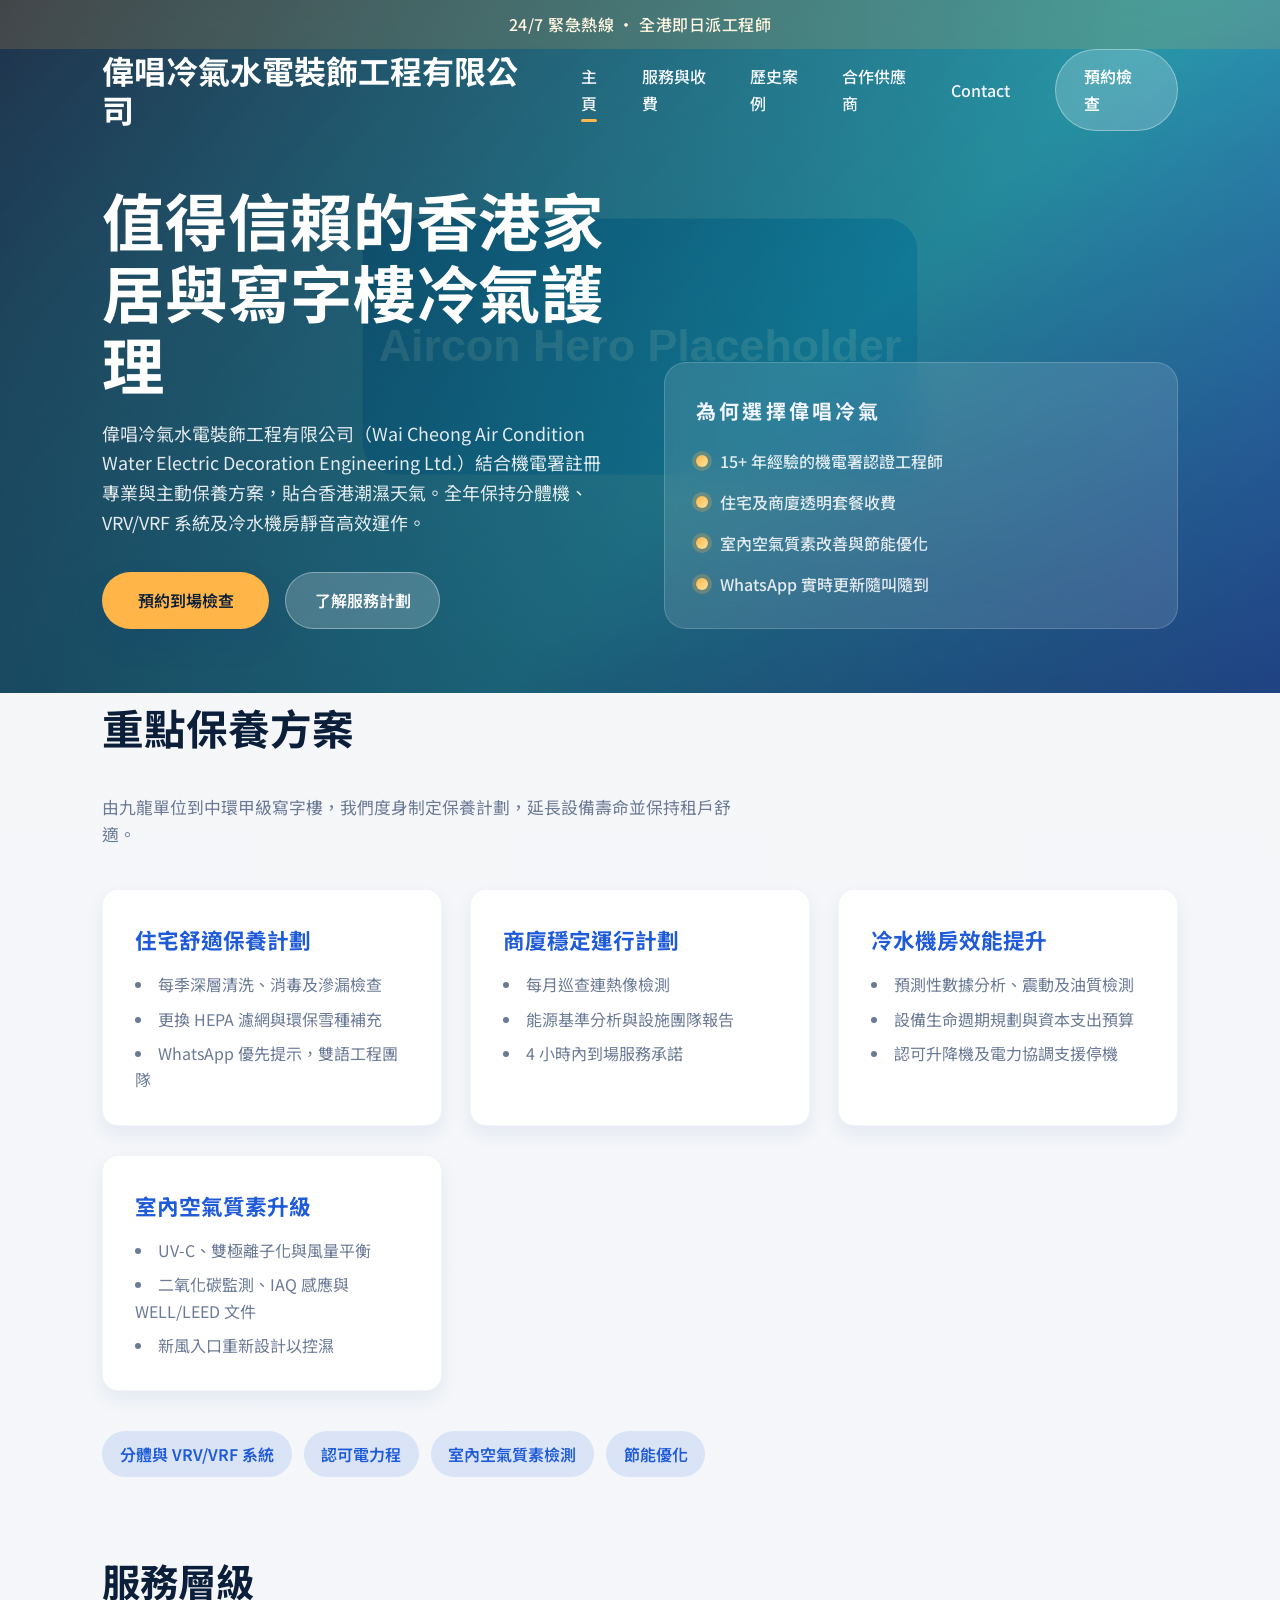
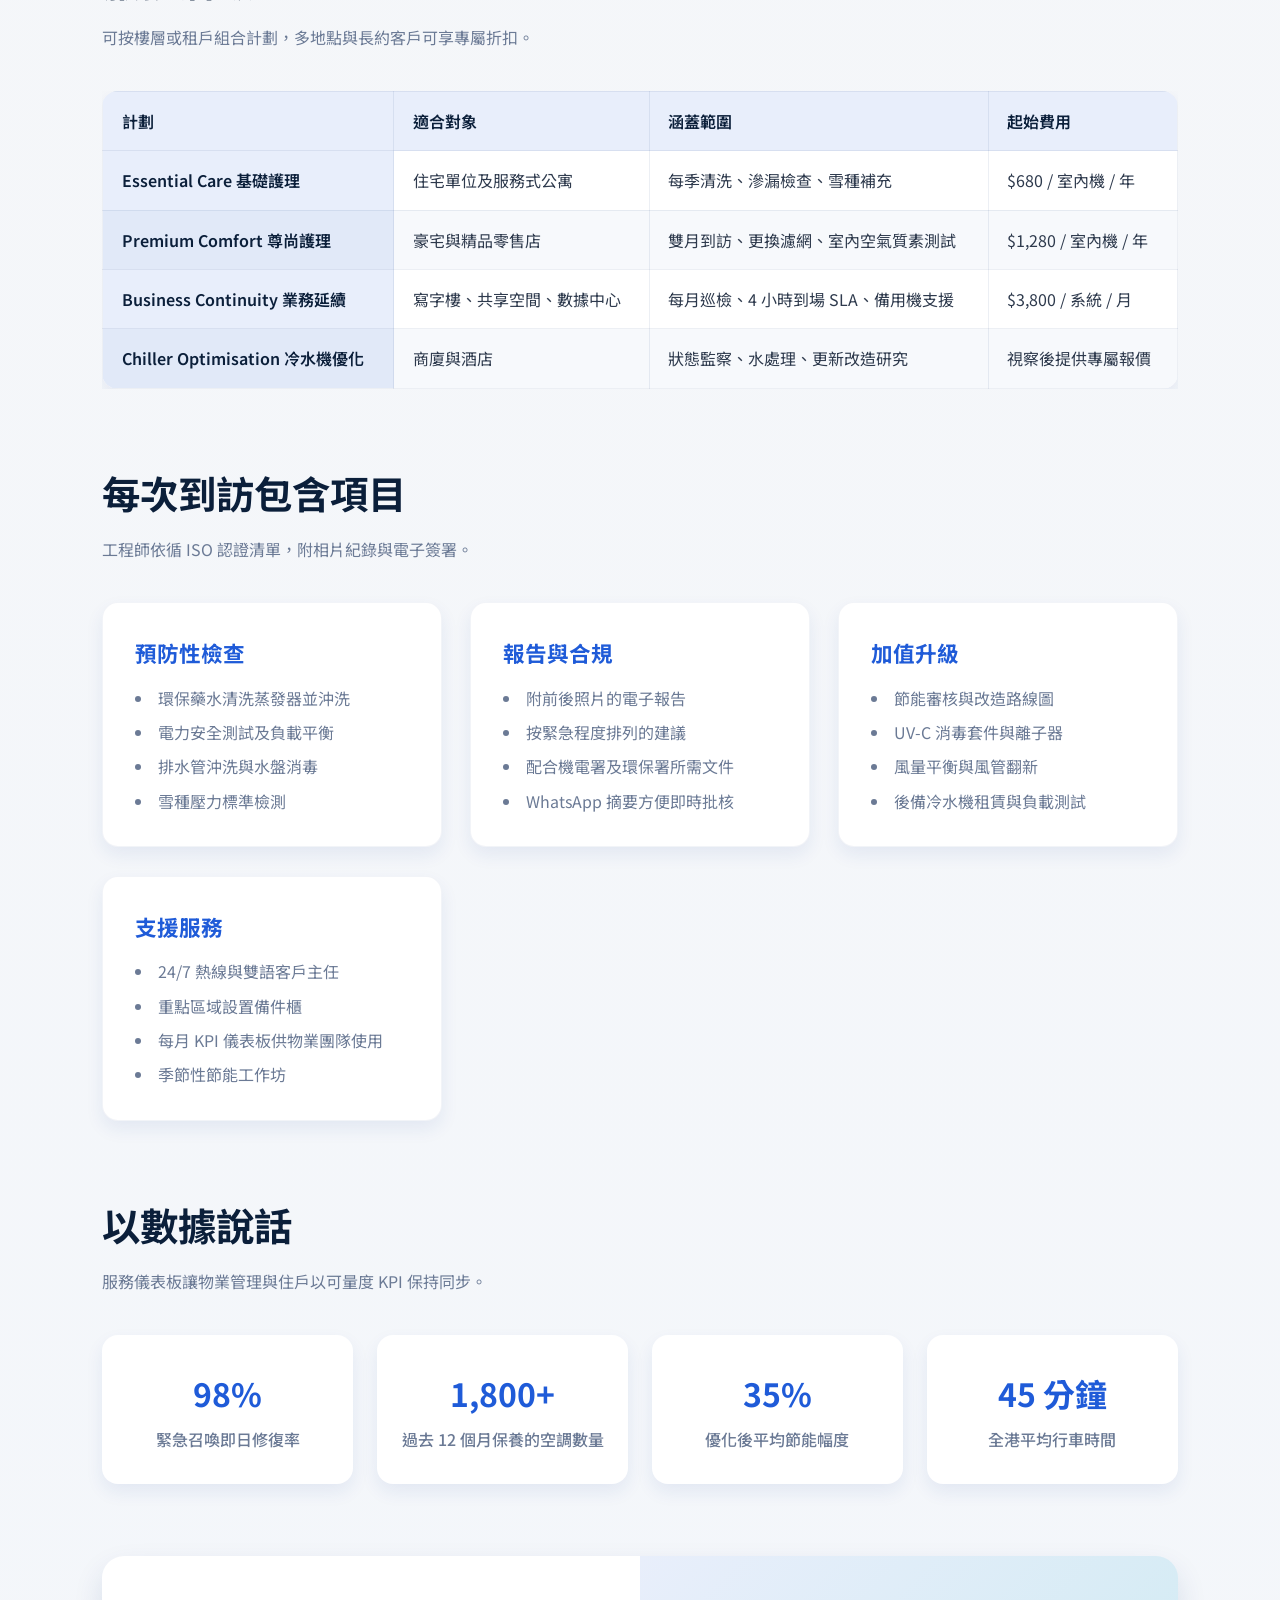
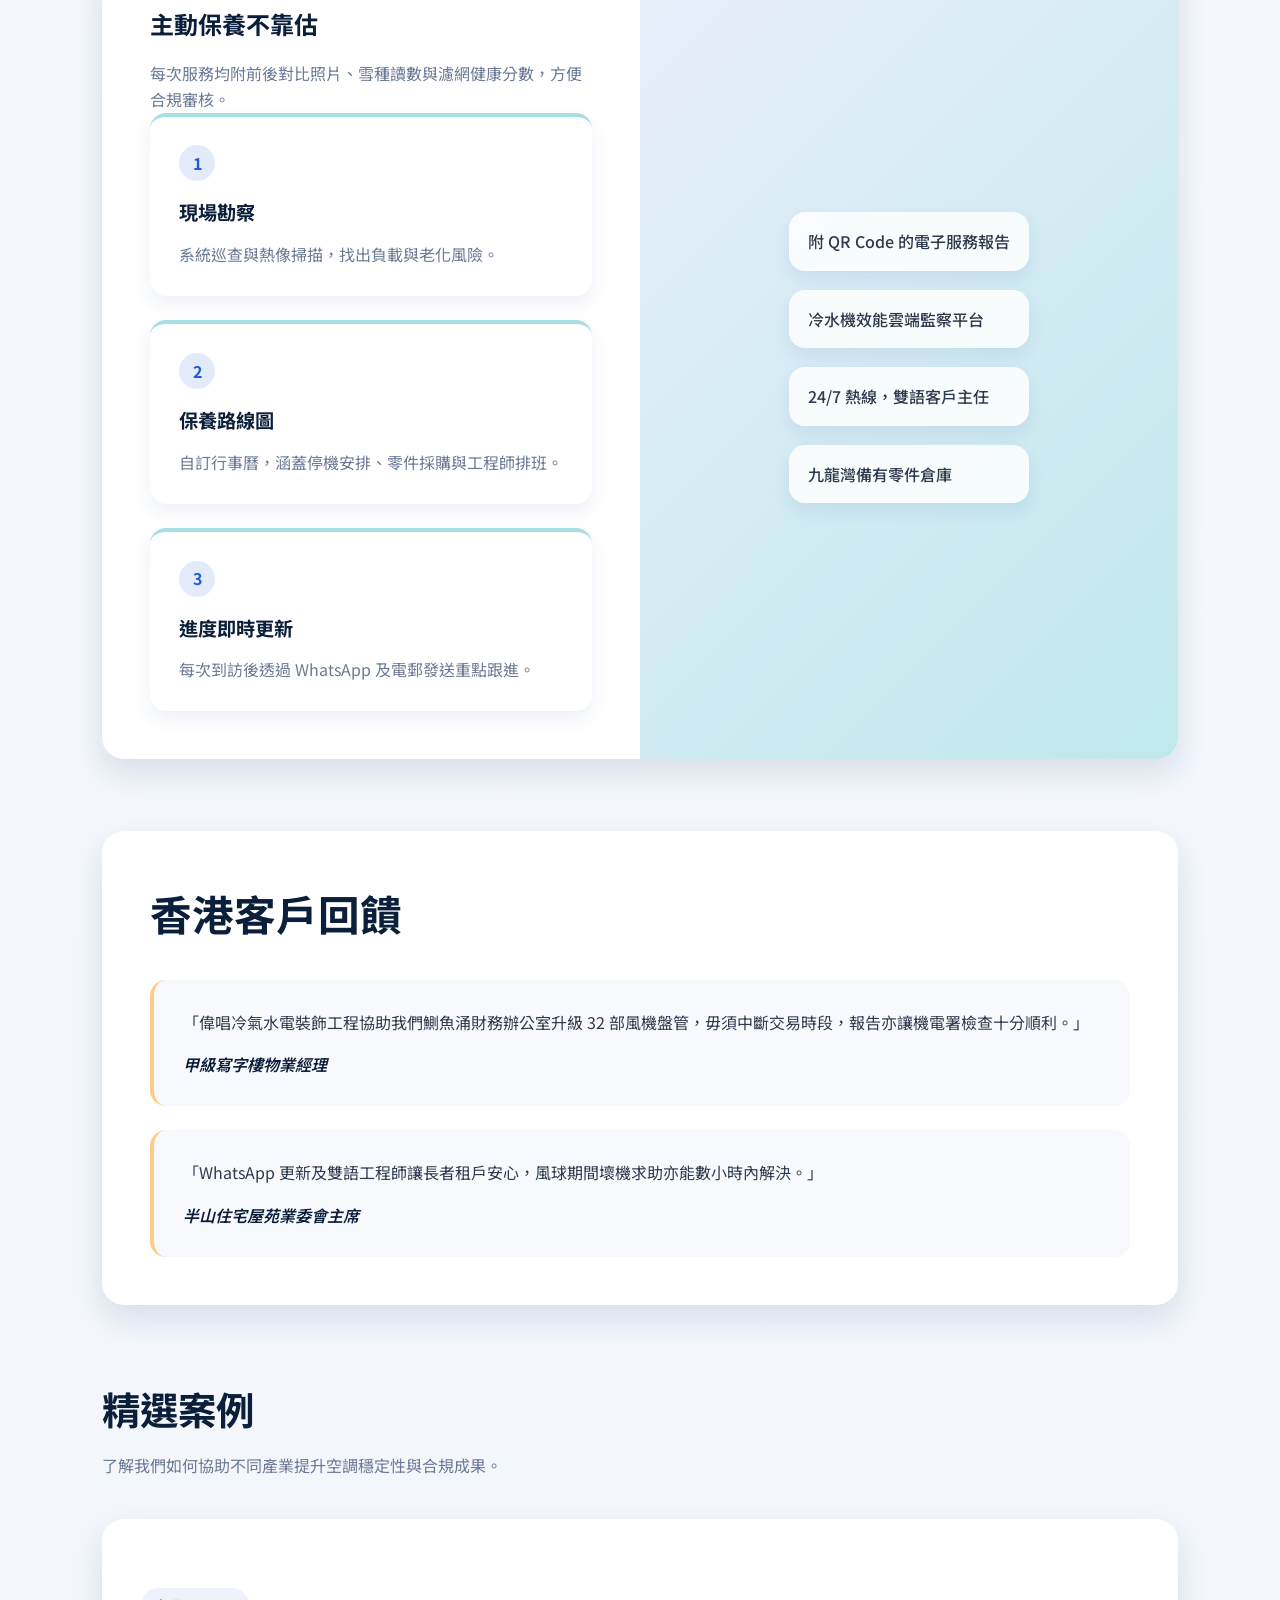
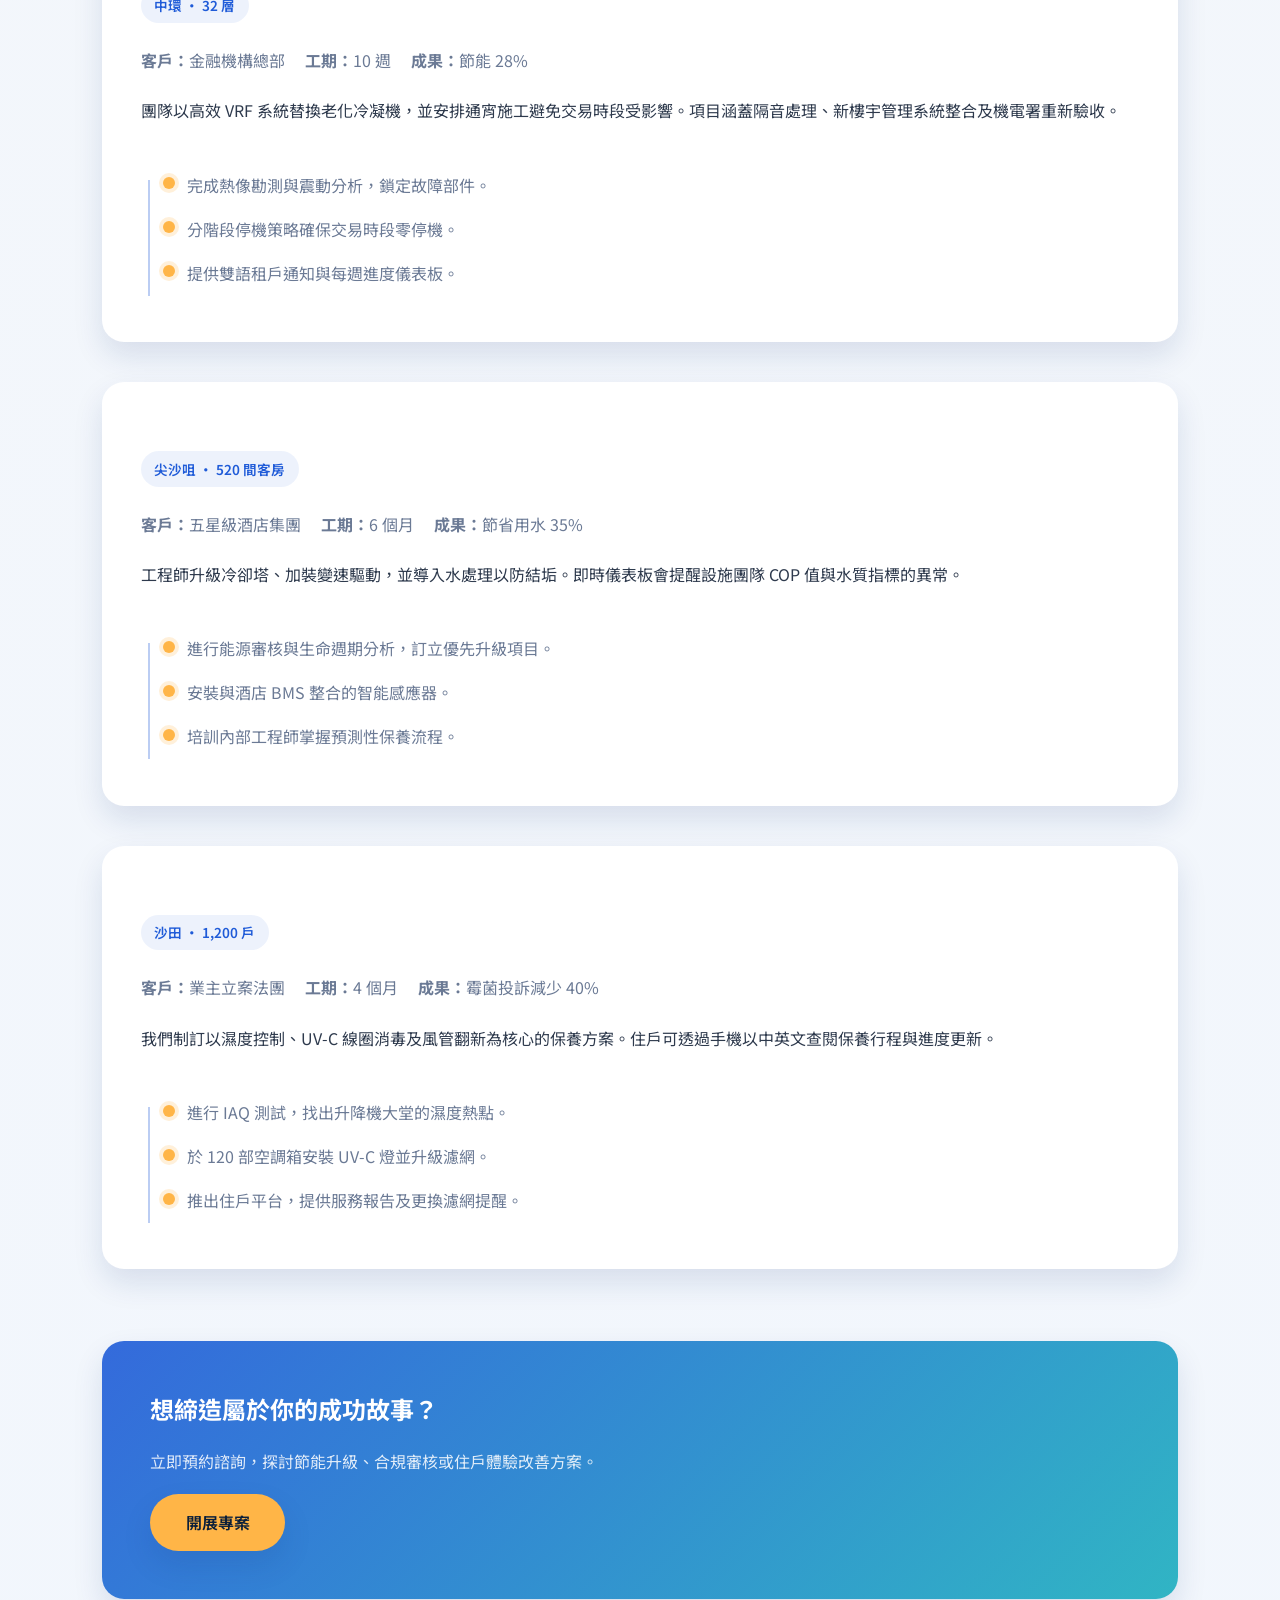
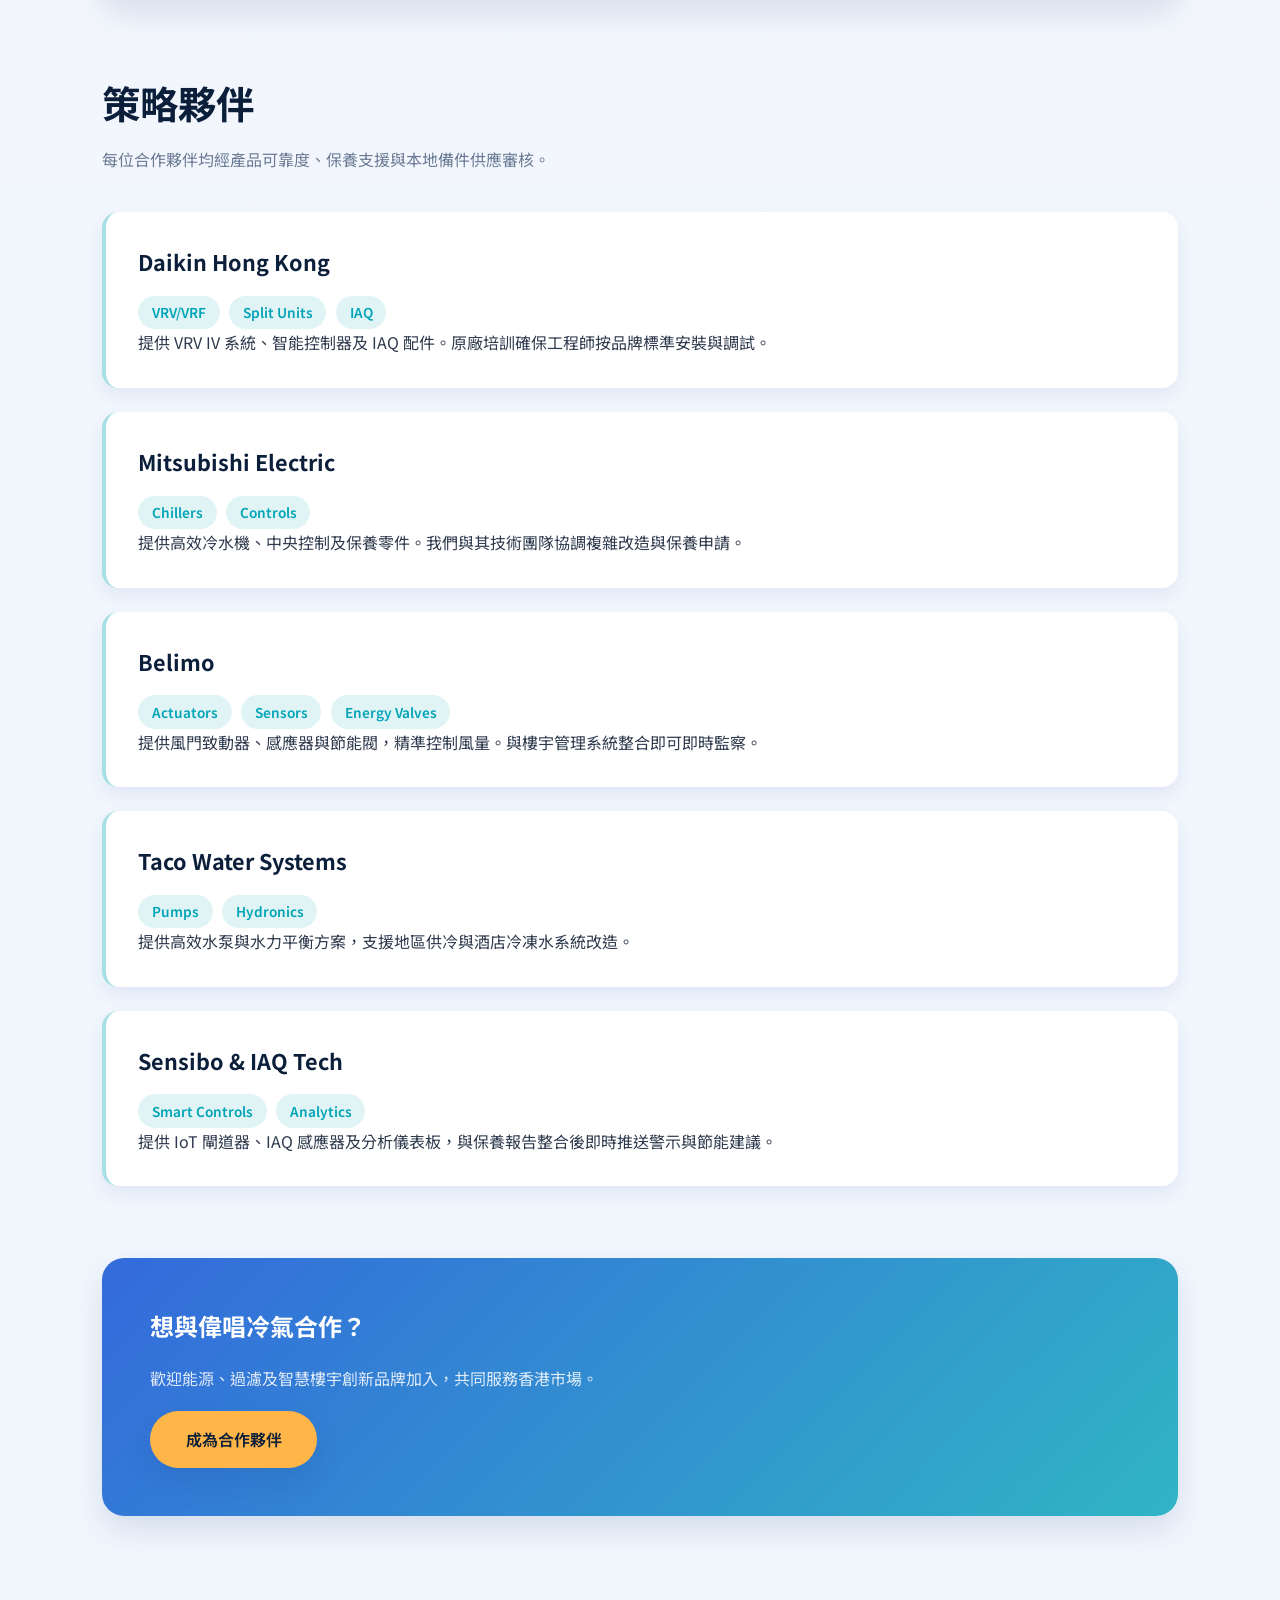
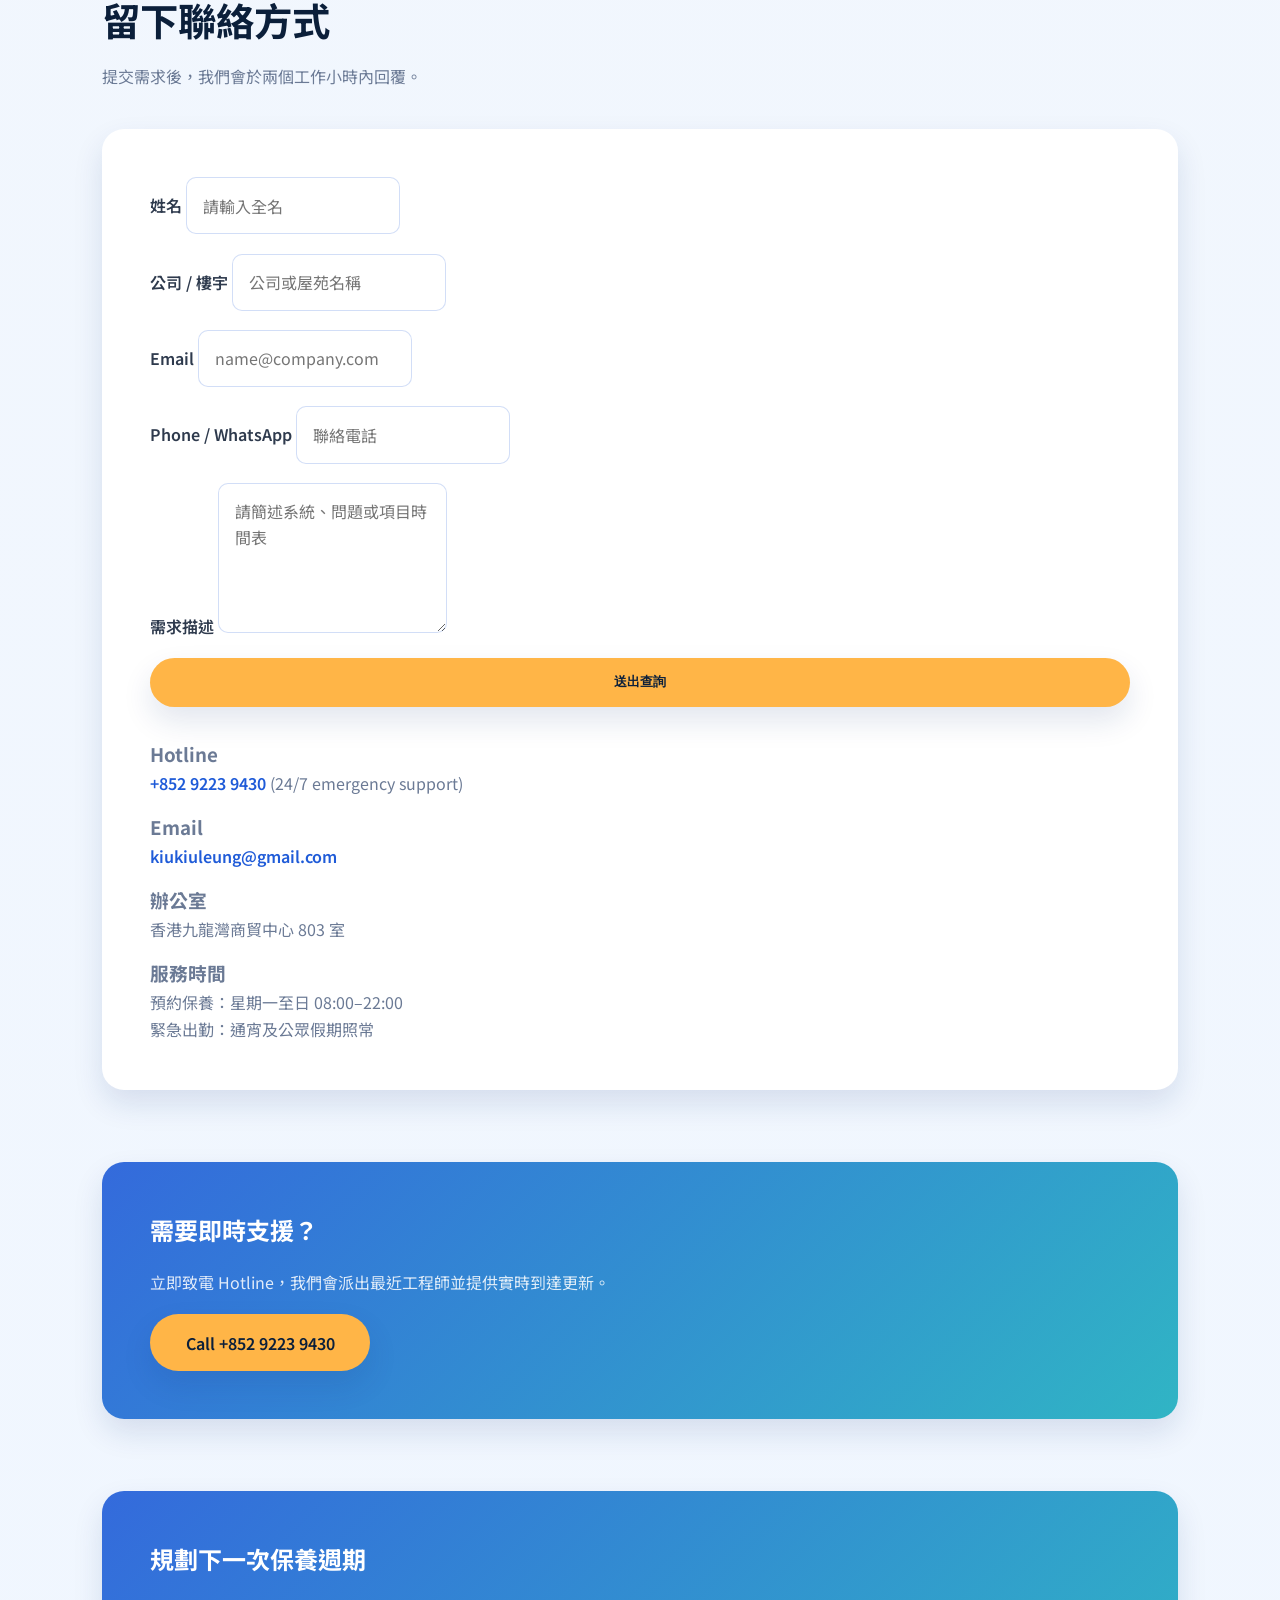
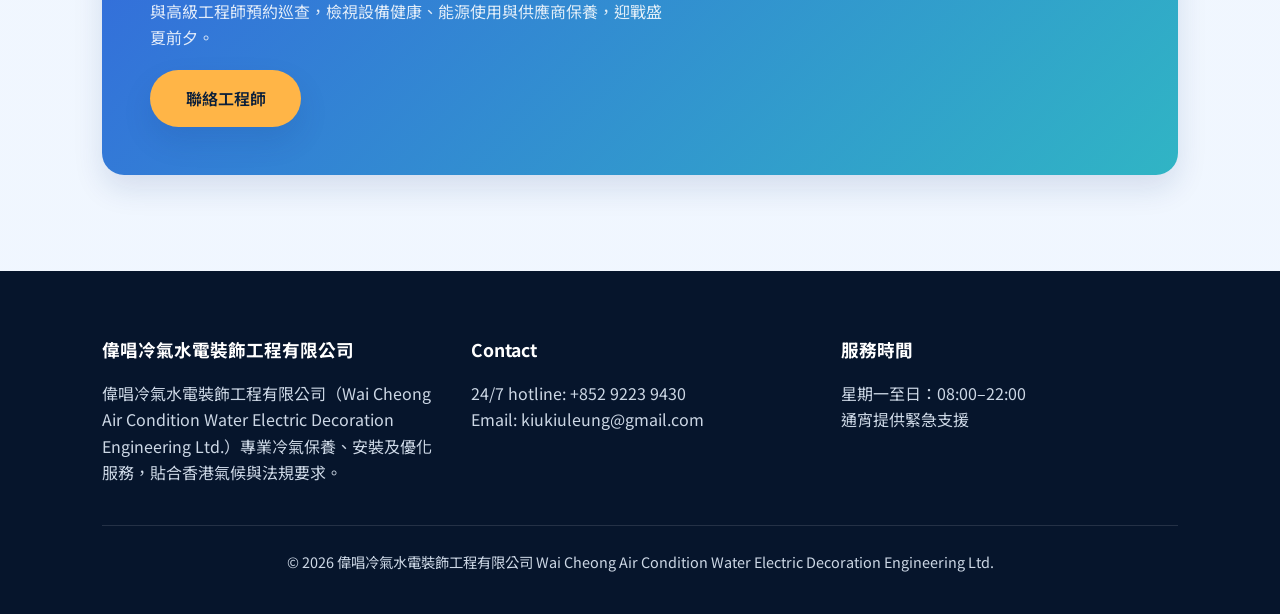
<file: index.html>
<!DOCTYPE html>
<html lang="zh-Hant">
  <head>
    <meta charset="UTF-8" />
    <meta name="viewport" content="width=device-width, initial-scale=1.0" />
    <title>偉唱冷氣水電裝飾工程有限公司 Wai Cheong Air Condition Water Electric Decoration Engineering Ltd. • 香港冷氣專業團隊</title>
    <link rel="stylesheet" href="assets/css/style.css" />
    <link rel="preconnect" href="https://fonts.googleapis.com" />
    <link rel="preconnect" href="https://fonts.gstatic.com" crossorigin />
    <link
      href="https://fonts.googleapis.com/css2?family=Noto+Sans+TC:wght@300;400;500;700&family=Roboto:wght@300;400;500;700&display=swap"
      rel="stylesheet"
    />
  </head>
  <body>
    <header class="site-header" id="top">
      <div class="announcement">24/7 緊急熱線 • 全港即日派工程師</div>
      <div class="top-bar">
        <div class="logo">偉唱冷氣水電裝飾工程有限公司</div>
        <nav aria-label="主選單">
          <ul>
            <li><a href="#top" aria-current="page">主頁</a></li>
            <li><a href="#services">服務與收費</a></li>
            <li><a href="#cases">歷史案例</a></li>
            <li><a href="#vendors">合作供應商</a></li>
            <li><a href="#contact">Contact</a></li>
            <li class="nav-cta"><a class="btn-secondary" href="#contact">預約檢查</a></li>
          </ul>
        </nav>
      </div>
      <div class="hero">
        <div class="hero-content">
          <h1>值得信賴的香港家居與寫字樓冷氣護理</h1>
          <p>
            偉唱冷氣水電裝飾工程有限公司（Wai Cheong Air Condition Water Electric Decoration Engineering Ltd.）結合機電署註冊專業與主動保養方案，貼合香港潮濕天氣。全年保持分體機、VRV/VRF 系統及冷水機房靜音高效運作。
          </p>
          <div class="hero-actions">
            <a class="btn-primary" href="#contact">預約到場檢查</a>
            <a class="btn-secondary" href="#services">了解服務計劃</a>
          </div>
        </div>
        <aside class="hero-highlights" aria-label="公司亮點">
          <h2>為何選擇偉唱冷氣</h2>
          <ul>
            <li>15+ 年經驗的機電署認證工程師</li>
            <li>住宅及商廈透明套餐收費</li>
            <li>室內空氣質素改善與節能優化</li>
            <li>WhatsApp 實時更新隨叫隨到</li>
          </ul>
        </aside>
      </div>
    </header>

    <main>
      <section id="services" aria-labelledby="services-title">
        <h2 id="services-title" class="section-title">重點保養方案</h2>
        <p class="section-lead">
          由九龍單位到中環甲級寫字樓，我們度身制定保養計劃，延長設備壽命並保持租戶舒適。
        </p>
        <div class="grid two-col">
          <div class="card">
            <h3>住宅舒適保養計劃</h3>
            <ul>
              <li>每季深層清洗、消毒及滲漏檢查</li>
              <li>更換 HEPA 濾網與環保雪種補充</li>
              <li>WhatsApp 優先提示，雙語工程團隊</li>
            </ul>
          </div>
          <div class="card">
            <h3>商廈穩定運行計劃</h3>
            <ul>
              <li>每月巡查連熱像檢測</li>
              <li>能源基準分析與設施團隊報告</li>
              <li>4 小時內到場服務承諾</li>
            </ul>
          </div>
          <div class="card">
            <h3>冷水機房效能提升</h3>
            <ul>
              <li>預測性數據分析、震動及油質檢測</li>
              <li>設備生命週期規劃與資本支出預算</li>
              <li>認可升降機及電力協調支援停機</li>
            </ul>
          </div>
          <div class="card">
            <h3>室內空氣質素升級</h3>
            <ul>
              <li>UV-C、雙極離子化與風量平衡</li>
              <li>二氧化碳監測、IAQ 感應與 WELL/LEED 文件</li>
              <li>新風入口重新設計以控濕</li>
            </ul>
          </div>
        </div>
        <div class="values">
          <span class="value-tag">分體與 VRV/VRF 系統</span>
          <span class="value-tag">認可電力程</span>
          <span class="value-tag">室內空氣質素檢測</span>
          <span class="value-tag">節能優化</span>
        </div>
      </section>

      <section aria-labelledby="service-plans-title">
        <div class="section-header">
          <h2 id="service-plans-title">服務層級</h2>
          <p>可按樓層或租戶組合計劃，多地點與長約客戶可享專屬折扣。</p>
        </div>
        <div class="table-responsive">
          <table>
            <thead>
              <tr>
                <th scope="col">計劃</th>
                <th scope="col">適合對象</th>
                <th scope="col">涵蓋範圍</th>
                <th scope="col">起始費用</th>
              </tr>
            </thead>
            <tbody>
              <tr>
                <th scope="row">Essential Care 基礎護理</th>
                <td>住宅單位及服務式公寓</td>
                <td>每季清洗、滲漏檢查、雪種補充</td>
                <td>$680 / 室內機 / 年</td>
              </tr>
              <tr>
                <th scope="row">Premium Comfort 尊尚護理</th>
                <td>豪宅與精品零售店</td>
                <td>雙月到訪、更換濾網、室內空氣質素測試</td>
                <td>$1,280 / 室內機 / 年</td>
              </tr>
              <tr>
                <th scope="row">Business Continuity 業務延續</th>
                <td>寫字樓、共享空間、數據中心</td>
                <td>每月巡檢、4 小時到場 SLA、備用機支援</td>
                <td>$3,800 / 系統 / 月</td>
              </tr>
              <tr>
                <th scope="row">Chiller Optimisation 冷水機優化</th>
                <td>商廈與酒店</td>
                <td>狀態監察、水處理、更新改造研究</td>
                <td>視察後提供專屬報價</td>
              </tr>
            </tbody>
          </table>
        </div>
      </section>

      <section aria-labelledby="service-visit-title">
        <div class="section-header">
          <h2 id="service-visit-title">每次到訪包含項目</h2>
          <p>工程師依循 ISO 認證清單，附相片紀錄與電子簽署。</p>
        </div>
        <div class="grid two-col">
          <div class="card">
            <h3>預防性檢查</h3>
            <ul>
              <li>環保藥水清洗蒸發器並沖洗</li>
              <li>電力安全測試及負載平衡</li>
              <li>排水管沖洗與水盤消毒</li>
              <li>雪種壓力標準檢測</li>
            </ul>
          </div>
          <div class="card">
            <h3>報告與合規</h3>
            <ul>
              <li>附前後照片的電子報告</li>
              <li>按緊急程度排列的建議</li>
              <li>配合機電署及環保署所需文件</li>
              <li>WhatsApp 摘要方便即時批核</li>
            </ul>
          </div>
          <div class="card">
            <h3>加值升級</h3>
            <ul>
              <li>節能審核與改造路線圖</li>
              <li>UV-C 消毒套件與離子器</li>
              <li>風量平衡與風管翻新</li>
              <li>後備冷水機租賃與負載測試</li>
            </ul>
          </div>
          <div class="card">
            <h3>支援服務</h3>
            <ul>
              <li>24/7 熱線與雙語客戶主任</li>
              <li>重點區域設置備件櫃</li>
              <li>每月 KPI 儀表板供物業團隊使用</li>
              <li>季節性節能工作坊</li>
            </ul>
          </div>
        </div>
      </section>

      <section class="highlight-metrics" aria-label="公司指標">
        <div class="section-header">
          <h2>以數據說話</h2>
          <p>服務儀表板讓物業管理與住戶以可量度 KPI 保持同步。</p>
        </div>
        <div class="metrics-grid">
          <div class="metric">
            <strong>98%</strong>
            <span>緊急召喚即日修復率</span>
          </div>
          <div class="metric">
            <strong>1,800+</strong>
            <span>過去 12 個月保養的空調數量</span>
          </div>
          <div class="metric">
            <strong>35%</strong>
            <span>優化後平均節能幅度</span>
          </div>
          <div class="metric">
            <strong>45 分鐘</strong>
            <span>全港平均行車時間</span>
          </div>
        </div>
      </section>

      <section class="split" aria-label="服務流程">
        <div class="split-content">
          <h3>主動保養不靠估</h3>
          <p>
            每次服務均附前後對比照片、雪種讀數與濾網健康分數，方便合規審核。
          </p>
          <div class="process-steps">
            <div class="process-step">
              <span>1</span>
              <h4>現場勘察</h4>
              <p>系統巡查與熱像掃描，找出負載與老化風險。</p>
            </div>
            <div class="process-step">
              <span>2</span>
              <h4>保養路線圖</h4>
              <p>自訂行事曆，涵蓋停機安排、零件採購與工程師排班。</p>
            </div>
            <div class="process-step">
              <span>3</span>
              <h4>進度即時更新</h4>
              <p>每次到訪後透過 WhatsApp 及電郵發送重點跟進。</p>
            </div>
          </div>
        </div>
        <div class="split-visual">
          <ul>
            <li>附 QR Code 的電子服務報告</li>
            <li>冷水機效能雲端監察平台</li>
            <li>24/7 熱線，雙語客戶主任</li>
            <li>九龍灣備有零件倉庫</li>
          </ul>
        </div>
      </section>

      <section class="testimonials" aria-label="客戶見證">
        <h2 class="section-title">香港客戶回饋</h2>
        <div class="testimonial-list">
          <div class="testimonial">
            <p>
              「偉唱冷氣水電裝飾工程協助我們鰂魚涌財務辦公室升級 32 部風機盤管，毋須中斷交易時段，報告亦讓機電署檢查十分順利。」
            </p>
            <cite>甲級寫字樓物業經理</cite>
          </div>
          <div class="testimonial">
            <p>
              「WhatsApp 更新及雙語工程師讓長者租戶安心，風球期間壞機求助亦能數小時內解決。」
            </p>
            <cite>半山住宅屋苑業委會主席</cite>
          </div>
        </div>
      </section>

      <section id="cases" aria-labelledby="cases-title">
        <div class="section-header">
          <h2 id="cases-title">精選案例</h2>
          <p>了解我們如何協助不同產業提升空調穩定性與合規成果。</p>
        </div>
        <div class="case-list">
          <article class="case-study" aria-labelledby="case-office-title">
            <header>
              <h3 id="case-office-title">甲級商廈 VRF 系統更新</h3>
              <div class="badge">中環 • 32 層</div>
            </header>
            <div class="case-meta">
              <span><strong>客戶：</strong>金融機構總部</span>
              <span><strong>工期：</strong>10 週</span>
              <span><strong>成果：</strong>節能 28%</span>
            </div>
            <p>
              團隊以高效 VRF 系統替換老化冷凝機，並安排通宵施工避免交易時段受影響。項目涵蓋隔音處理、新樓宇管理系統整合及機電署重新驗收。
            </p>
            <ul class="timeline">
              <li>完成熱像勘測與震動分析，鎖定故障部件。</li>
              <li>分階段停機策略確保交易時段零停機。</li>
              <li>提供雙語租戶通知與每週進度儀表板。</li>
            </ul>
          </article>

          <article class="case-study" aria-labelledby="case-hotel-title">
            <header>
              <h3 id="case-hotel-title">海旁酒店冷水機房優化</h3>
              <div class="badge">尖沙咀 • 520 間客房</div>
            </header>
            <div class="case-meta">
              <span><strong>客戶：</strong>五星級酒店集團</span>
              <span><strong>工期：</strong>6 個月</span>
              <span><strong>成果：</strong>節省用水 35%</span>
            </div>
            <p>
              工程師升級冷卻塔、加裝變速驅動，並導入水處理以防結垢。即時儀表板會提醒設施團隊 COP 值與水質指標的異常。
            </p>
            <ul class="timeline">
              <li>進行能源審核與生命週期分析，訂立優先升級項目。</li>
              <li>安裝與酒店 BMS 整合的智能感應器。</li>
              <li>培訓內部工程師掌握預測性保養流程。</li>
            </ul>
          </article>

          <article class="case-study" aria-labelledby="case-residential-title">
            <header>
              <h3 id="case-residential-title">住宅屋苑室內空氣質素升級</h3>
              <div class="badge">沙田 • 1,200 戶</div>
            </header>
            <div class="case-meta">
              <span><strong>客戶：</strong>業主立案法團</span>
              <span><strong>工期：</strong>4 個月</span>
              <span><strong>成果：</strong>霉菌投訴減少 40%</span>
            </div>
            <p>
              我們制訂以濕度控制、UV-C 線圈消毒及風管翻新為核心的保養方案。住戶可透過手機以中英文查閱保養行程與進度更新。
            </p>
            <ul class="timeline">
              <li>進行 IAQ 測試，找出升降機大堂的濕度熱點。</li>
              <li>於 120 部空調箱安裝 UV-C 燈並升級濾網。</li>
              <li>推出住戶平台，提供服務報告及更換濾網提醒。</li>
            </ul>
          </article>
        </div>
      </section>

      <section class="cta-banner" aria-labelledby="cta-cases-title">
        <h2 id="cta-cases-title">想締造屬於你的成功故事？</h2>
        <p>立即預約諮詢，探討節能升級、合規審核或住戶體驗改善方案。</p>
        <a class="btn-primary" href="#contact">開展專案</a>
      </section>

      <section id="vendors" aria-labelledby="vendors-title">
        <div class="section-header">
          <h2 id="vendors-title">策略夥伴</h2>
          <p>每位合作夥伴均經產品可靠度、保養支援與本地備件供應審核。</p>
        </div>
        <div class="vendor-list">
          <article class="vendor-card">
            <header>
              <h3>Daikin Hong Kong</h3>
              <div class="tags">
                <span class="tag">VRV/VRF</span>
                <span class="tag">Split Units</span>
                <span class="tag">IAQ</span>
              </div>
            </header>
            <p>
              提供 VRV IV 系統、智能控制器及 IAQ 配件。原廠培訓確保工程師按品牌標準安裝與調試。
            </p>
          </article>
          <article class="vendor-card">
            <header>
              <h3>Mitsubishi Electric</h3>
              <div class="tags">
                <span class="tag">Chillers</span>
                <span class="tag">Controls</span>
              </div>
            </header>
            <p>
              提供高效冷水機、中央控制及保養零件。我們與其技術團隊協調複雜改造與保養申請。
            </p>
          </article>
          <article class="vendor-card">
            <header>
              <h3>Belimo</h3>
              <div class="tags">
                <span class="tag">Actuators</span>
                <span class="tag">Sensors</span>
                <span class="tag">Energy Valves</span>
              </div>
            </header>
            <p>
              提供風門致動器、感應器與節能閥，精準控制風量。與樓宇管理系統整合即可即時監察。
            </p>
          </article>
          <article class="vendor-card">
            <header>
              <h3>Taco Water Systems</h3>
              <div class="tags">
                <span class="tag">Pumps</span>
                <span class="tag">Hydronics</span>
              </div>
            </header>
            <p>
              提供高效水泵與水力平衡方案，支援地區供冷與酒店冷凍水系統改造。
            </p>
          </article>
          <article class="vendor-card">
            <header>
              <h3>Sensibo &amp; IAQ Tech</h3>
              <div class="tags">
                <span class="tag">Smart Controls</span>
                <span class="tag">Analytics</span>
              </div>
            </header>
            <p>
              提供 IoT 閘道器、IAQ 感應器及分析儀表板，與保養報告整合後即時推送警示與節能建議。
            </p>
          </article>
        </div>
      </section>

      <section class="cta-banner" aria-labelledby="cta-vendors-title">
        <h2 id="cta-vendors-title">想與偉唱冷氣合作？</h2>
        <p>歡迎能源、過濾及智慧樓宇創新品牌加入，共同服務香港市場。</p>
        <a class="btn-primary" href="#contact">成為合作夥伴</a>
      </section>

      <section id="contact" aria-labelledby="contact-title">
        <div class="section-header">
          <h2 id="contact-title">留下聯絡方式</h2>
          <p>提交需求後，我們會於兩個工作小時內回覆。</p>
        </div>
        <div class="contact-card">
          <form>
            <div>
              <label for="name">姓名</label>
              <input id="name" name="name" type="text" placeholder="請輸入全名" required />
            </div>
            <div>
              <label for="company">公司 / 樓宇</label>
              <input id="company" name="company" type="text" placeholder="公司或屋苑名稱" />
            </div>
            <div>
              <label for="email">Email</label>
              <input id="email" name="email" type="email" placeholder="name@company.com" required />
            </div>
            <div>
              <label for="phone">Phone / WhatsApp</label>
              <input id="phone" name="phone" type="tel" placeholder="聯絡電話" />
            </div>
            <div>
              <label for="message">需求描述</label>
              <textarea id="message" name="message" placeholder="請簡述系統、問題或項目時間表"></textarea>
            </div>
            <button class="btn-primary" type="submit">送出查詢</button>
          </form>
          <div class="contact-info">
            <div>
              <h3>Hotline</h3>
              <p><a href="tel:+85292239430">+852 9223 9430</a> (24/7 emergency support)</p>
            </div>
            <div>
              <h3>Email</h3>
              <p><a href="mailto:kiukiuleung@gmail.com">kiukiuleung@gmail.com</a></p>
            </div>
            <div>
              <h3>辦公室</h3>
              <p>香港九龍灣商貿中心 803 室</p>
            </div>
            <div>
              <h3>服務時間</h3>
              <p>預約保養：星期一至日 08:00–22:00</p>
              <p>緊急出勤：通宵及公眾假期照常</p>
            </div>
          </div>
        </div>
      </section>

      <section class="cta-banner" aria-labelledby="cta-hotline-title">
        <h2 id="cta-hotline-title">需要即時支援？</h2>
        <p>立即致電 Hotline，我們會派出最近工程師並提供實時到達更新。</p>
        <a class="btn-primary" href="tel:+85292239430">Call +852 9223 9430</a>
      </section>

      <section class="cta-banner" aria-labelledby="cta-maintenance-title">
        <h2 id="cta-maintenance-title">規劃下一次保養週期</h2>
        <p>
          與高級工程師預約巡查，檢視設備健康、能源使用與供應商保養，迎戰盛夏前夕。
        </p>
        <a class="btn-primary" href="#contact">聯絡工程師</a>
      </section>
    </main>

    <footer>
      <div class="footer-grid">
        <div>
          <h4>偉唱冷氣水電裝飾工程有限公司</h4>
          <p>
            偉唱冷氣水電裝飾工程有限公司（Wai Cheong Air Condition Water Electric Decoration Engineering Ltd.）專業冷氣保養、安裝及優化服務，貼合香港氣候與法規要求。
          </p>
        </div>
        <div>
          <h4>Contact</h4>
          <p>24/7 hotline: <a href="tel:+85292239430">+852 9223 9430</a></p>
          <p>Email: <a href="mailto:kiukiuleung@gmail.com">kiukiuleung@gmail.com</a></p>
        </div>
        <div>
          <h4>服務時間</h4>
          <p>星期一至日：08:00–22:00</p>
          <p>通宵提供緊急支援</p>
        </div>
      </div>
      <div class="footer-bottom">
        &copy; <span id="year"></span> 偉唱冷氣水電裝飾工程有限公司 Wai Cheong Air Condition Water Electric Decoration Engineering Ltd.
      </div>
    </footer>

    <script>
      document.getElementById('year').textContent = new Date().getFullYear();
    </script>
  </body>
</html>
</file>
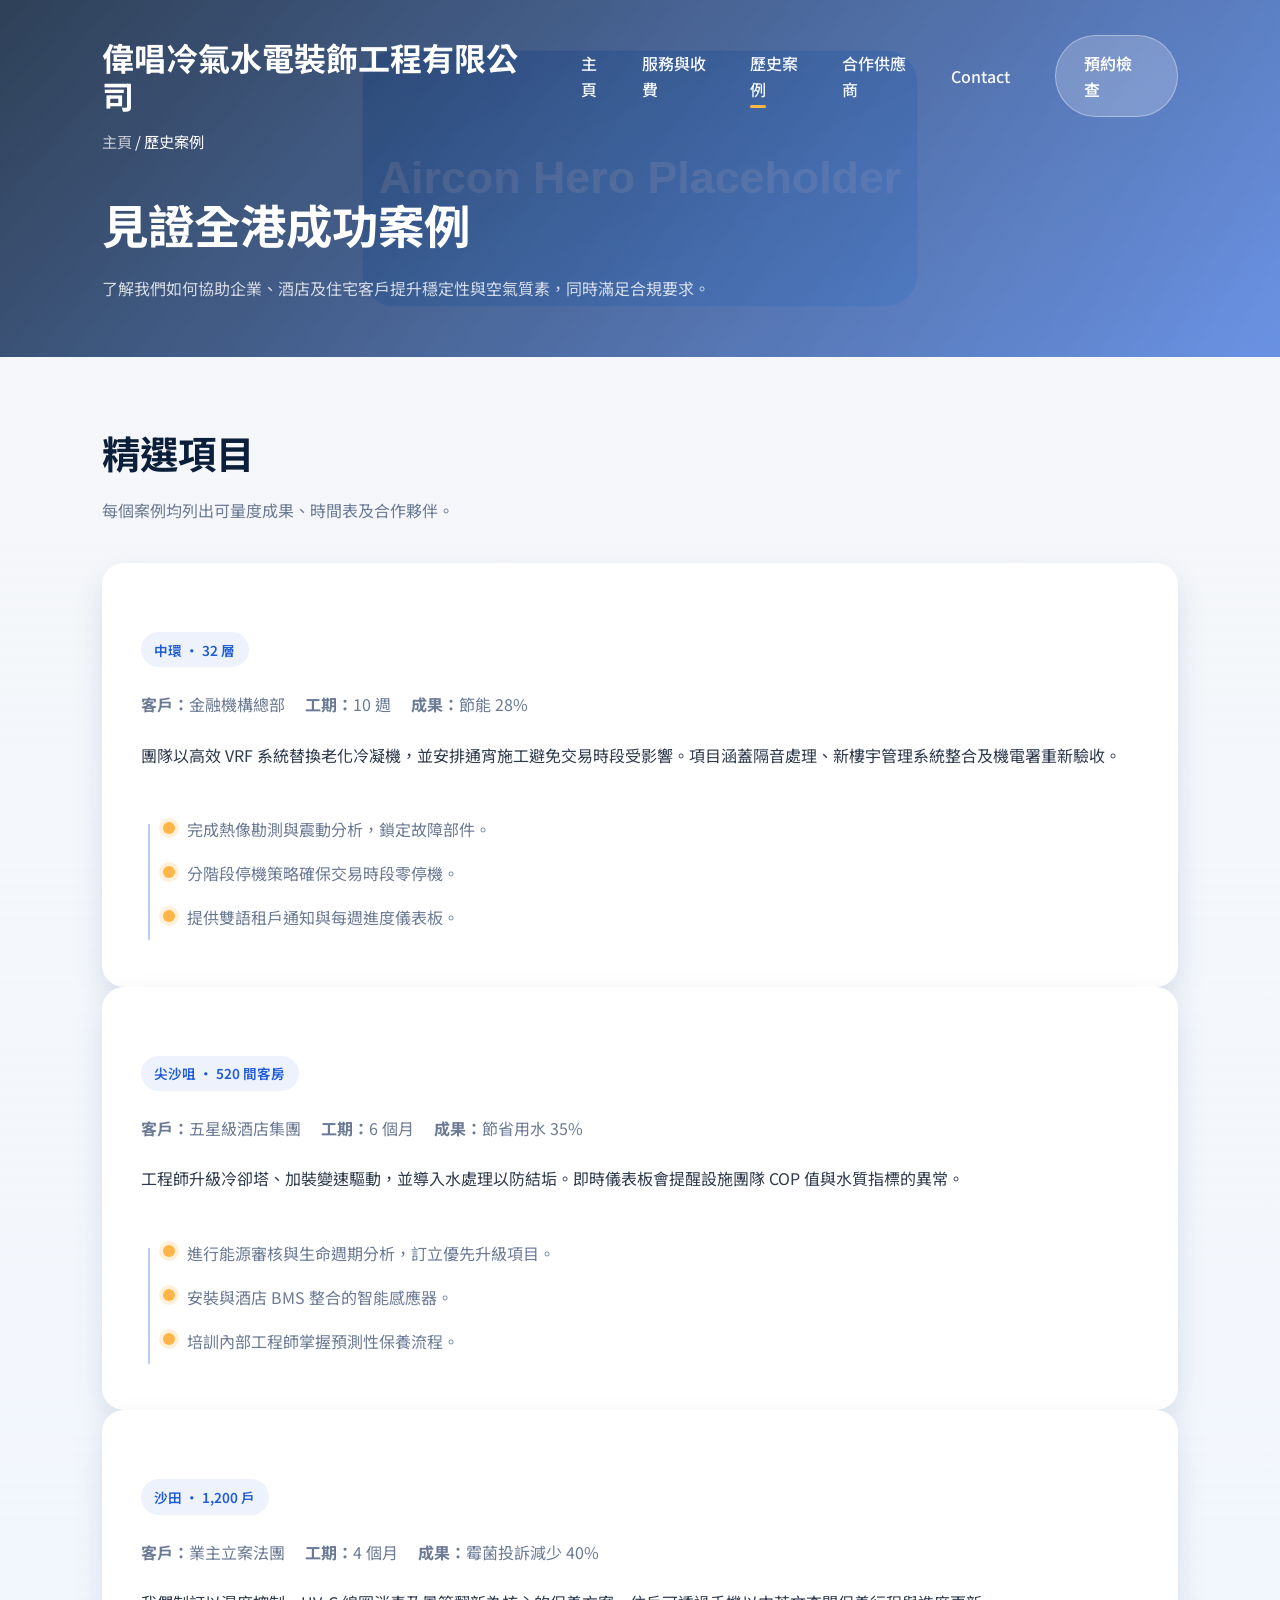
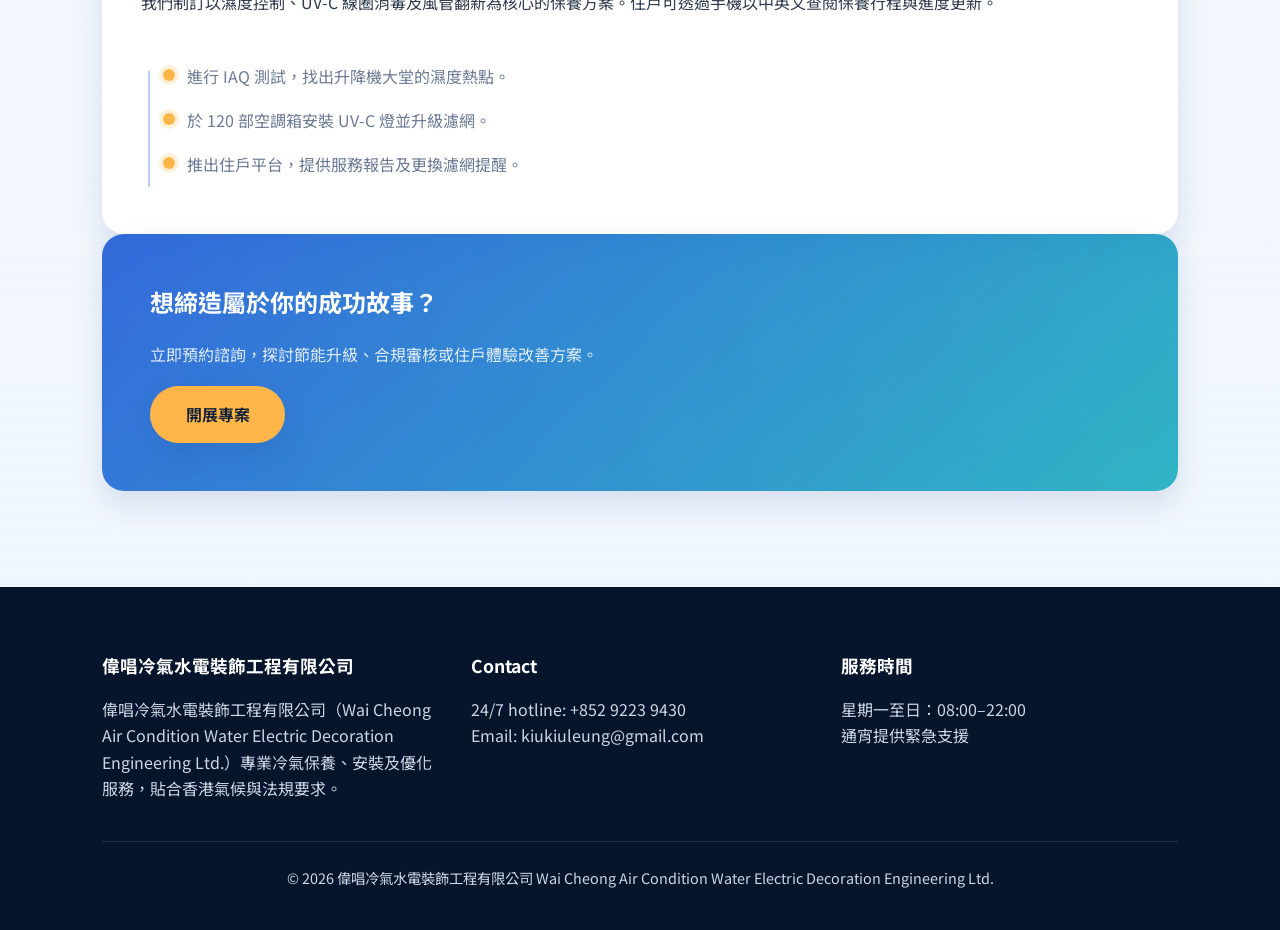
<file: cases.html>
<!DOCTYPE html>
<html lang="zh-Hant">
  <head>
    <meta charset="UTF-8" />
    <meta name="viewport" content="width=device-width, initial-scale=1.0" />
    <title>歷史案例 • 偉唱冷氣水電裝飾工程有限公司 Wai Cheong Air Condition Water Electric Decoration Engineering Ltd.</title>
    <link rel="stylesheet" href="assets/css/style.css" />
    <link rel="preconnect" href="https://fonts.googleapis.com" />
    <link rel="preconnect" href="https://fonts.gstatic.com" crossorigin />
    <link
      href="https://fonts.googleapis.com/css2?family=Noto+Sans+TC:wght@300;400;500;700&family=Roboto:wght@300;400;500;700&display=swap"
      rel="stylesheet"
    />
  </head>
  <body>
    <header class="page-header">
      <div class="top-bar">
        <div class="logo">偉唱冷氣水電裝飾工程有限公司</div>
        <nav aria-label="主選單">
          <ul>
            <li><a href="index.html">主頁</a></li>
            <li><a href="services.html">服務與收費</a></li>
            <li><a href="cases.html" aria-current="page">歷史案例</a></li>
            <li><a href="vendors.html">合作供應商</a></li>
            <li><a href="contact.html">Contact</a></li>
            <li class="nav-cta"><a class="btn-secondary" href="contact.html">預約檢查</a></li>
          </ul>
        </nav>
      </div>
      <div class="breadcrumb" aria-label="麵包屑導覽">
        <a href="index.html">主頁</a> / 歷史案例
      </div>
      <h1>見證全港成功案例</h1>
      <p>
        了解我們如何協助企業、酒店及住宅客戶提升穩定性與空氣質素，同時滿足合規要求。
      </p>
    </header>

    <main class="page-content">
      <section class="section-header">
        <h2>精選項目</h2>
        <p>每個案例均列出可量度成果、時間表及合作夥伴。</p>
      </section>

      <article class="case-study">
        <header>
          <h3>甲級商廈 VRF 系統更新</h3>
          <div class="badge">中環 • 32 層</div>
        </header>
        <div class="case-meta">
          <span><strong>客戶：</strong>金融機構總部</span>
          <span><strong>工期：</strong>10 週</span>
          <span><strong>成果：</strong>節能 28%</span>
        </div>
        <p>
          團隊以高效 VRF 系統替換老化冷凝機，並安排通宵施工避免交易時段受影響。項目涵蓋隔音處理、新樓宇管理系統整合及機電署重新驗收。
        </p>
        <ul class="timeline">
          <li>完成熱像勘測與震動分析，鎖定故障部件。</li>
          <li>分階段停機策略確保交易時段零停機。</li>
          <li>提供雙語租戶通知與每週進度儀表板。</li>
        </ul>
      </article>

      <article class="case-study">
        <header>
          <h3>海旁酒店冷水機房優化</h3>
          <div class="badge">尖沙咀 • 520 間客房</div>
        </header>
        <div class="case-meta">
          <span><strong>客戶：</strong>五星級酒店集團</span>
          <span><strong>工期：</strong>6 個月</span>
          <span><strong>成果：</strong>節省用水 35%</span>
        </div>
        <p>
          工程師升級冷卻塔、加裝變速驅動，並導入水處理以防結垢。即時儀表板會提醒設施團隊 COP 值與水質指標的異常。
        </p>
        <ul class="timeline">
          <li>進行能源審核與生命週期分析，訂立優先升級項目。</li>
          <li>安裝與酒店 BMS 整合的智能感應器。</li>
          <li>培訓內部工程師掌握預測性保養流程。</li>
        </ul>
      </article>

      <article class="case-study">
        <header>
          <h3>住宅屋苑室內空氣質素升級</h3>
          <div class="badge">沙田 • 1,200 戶</div>
        </header>
        <div class="case-meta">
          <span><strong>客戶：</strong>業主立案法團</span>
          <span><strong>工期：</strong>4 個月</span>
          <span><strong>成果：</strong>霉菌投訴減少 40%</span>
        </div>
        <p>
          我們制訂以濕度控制、UV-C 線圈消毒及風管翻新為核心的保養方案。住戶可透過手機以中英文查閱保養行程與進度更新。
        </p>
        <ul class="timeline">
          <li>進行 IAQ 測試，找出升降機大堂的濕度熱點。</li>
          <li>於 120 部空調箱安裝 UV-C 燈並升級濾網。</li>
          <li>推出住戶平台，提供服務報告及更換濾網提醒。</li>
        </ul>
      </article>

      <section class="cta-banner">
        <h2>想締造屬於你的成功故事？</h2>
        <p>立即預約諮詢，探討節能升級、合規審核或住戶體驗改善方案。</p>
        <a class="btn-primary" href="contact.html">開展專案</a>
      </section>
    </main>

    <footer>
      <div class="footer-grid">
        <div>
          <h4>偉唱冷氣水電裝飾工程有限公司</h4>
          <p>
            偉唱冷氣水電裝飾工程有限公司（Wai Cheong Air Condition Water Electric Decoration Engineering Ltd.）專業冷氣保養、安裝及優化服務，貼合香港氣候與法規要求。
          </p>
        </div>
        <div>
          <h4>Contact</h4>
          <p>24/7 hotline: <a href="tel:+85292239430">+852 9223 9430</a></p>
          <p>Email: <a href="mailto:kiukiuleung@gmail.com">kiukiuleung@gmail.com</a></p>
        </div>
        <div>
          <h4>服務時間</h4>
          <p>星期一至日：08:00–22:00</p>
          <p>通宵提供緊急支援</p>
        </div>
      </div>
      <div class="footer-bottom">
        &copy; <span id="year"></span> 偉唱冷氣水電裝飾工程有限公司 Wai Cheong Air Condition Water Electric Decoration Engineering Ltd.
      </div>
    </footer>

    <script>
      document.getElementById('year').textContent = new Date().getFullYear();
    </script>
  </body>
</html>
</file>
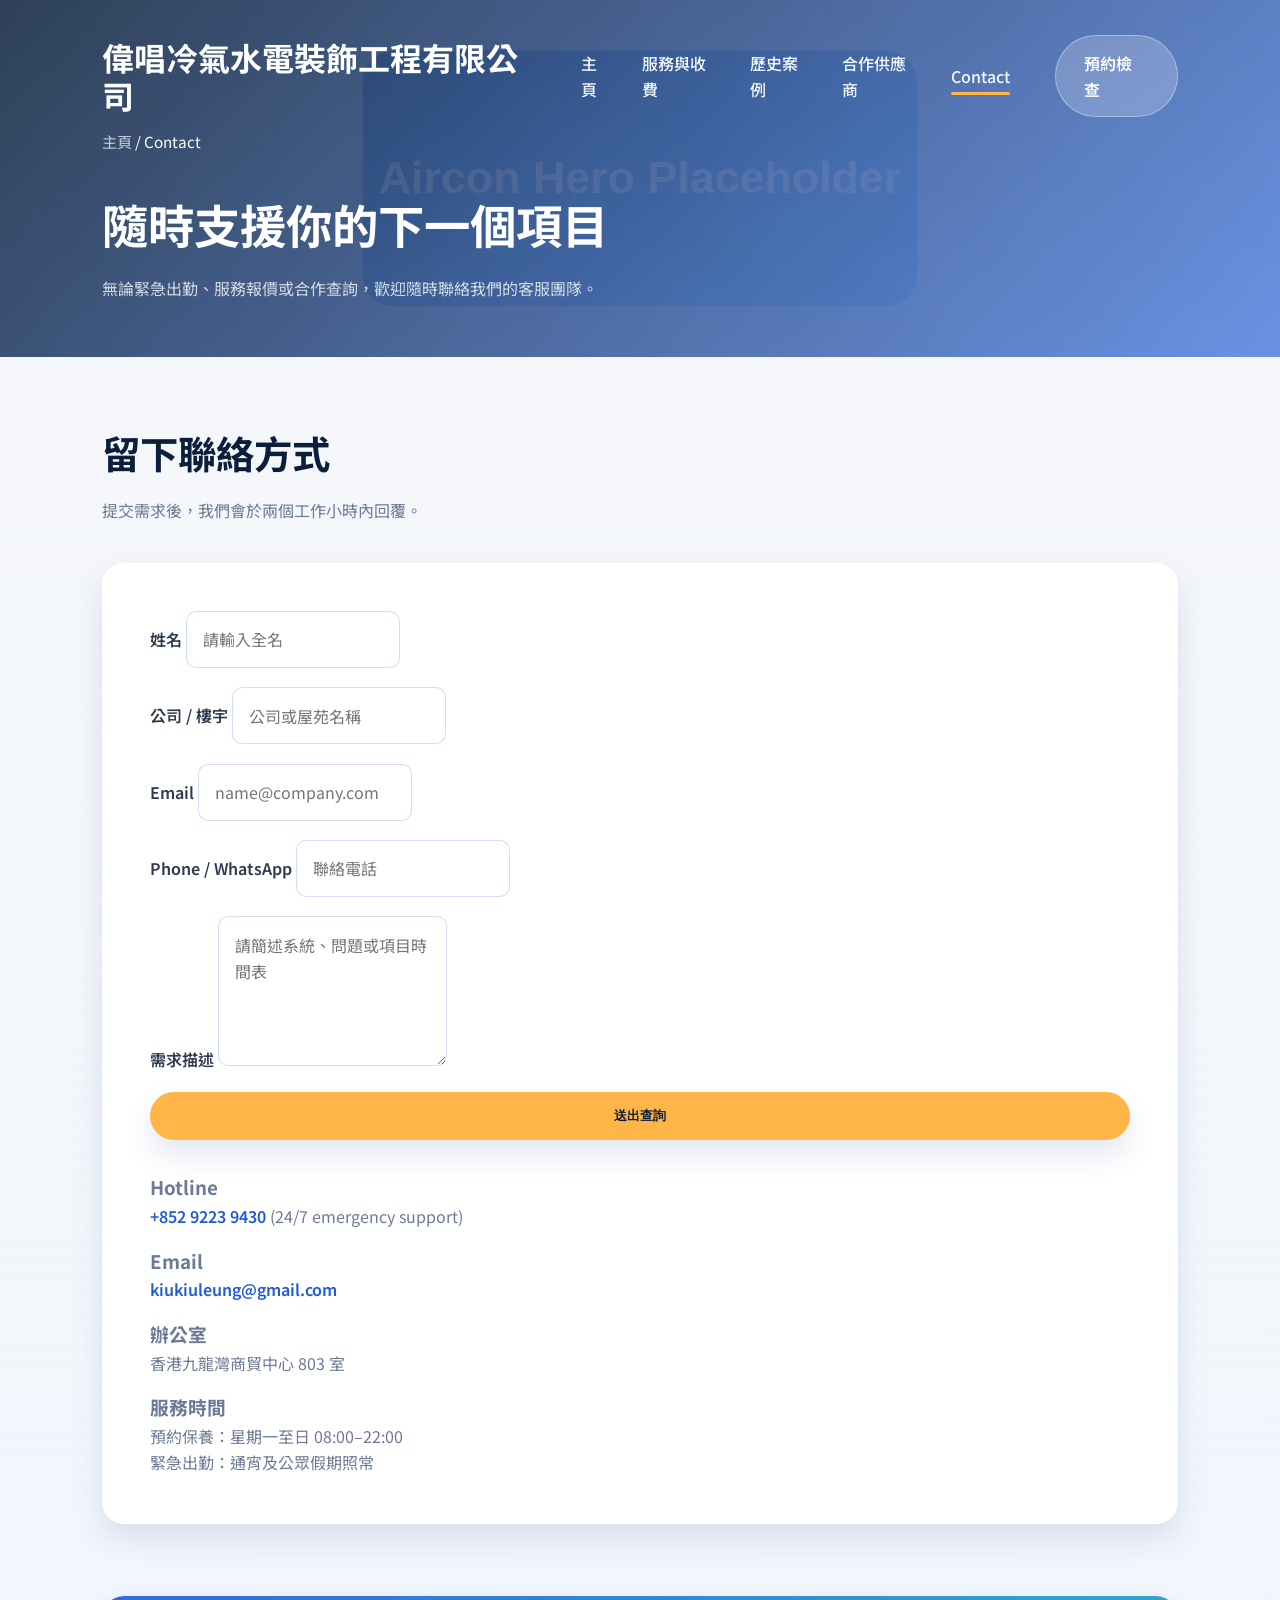
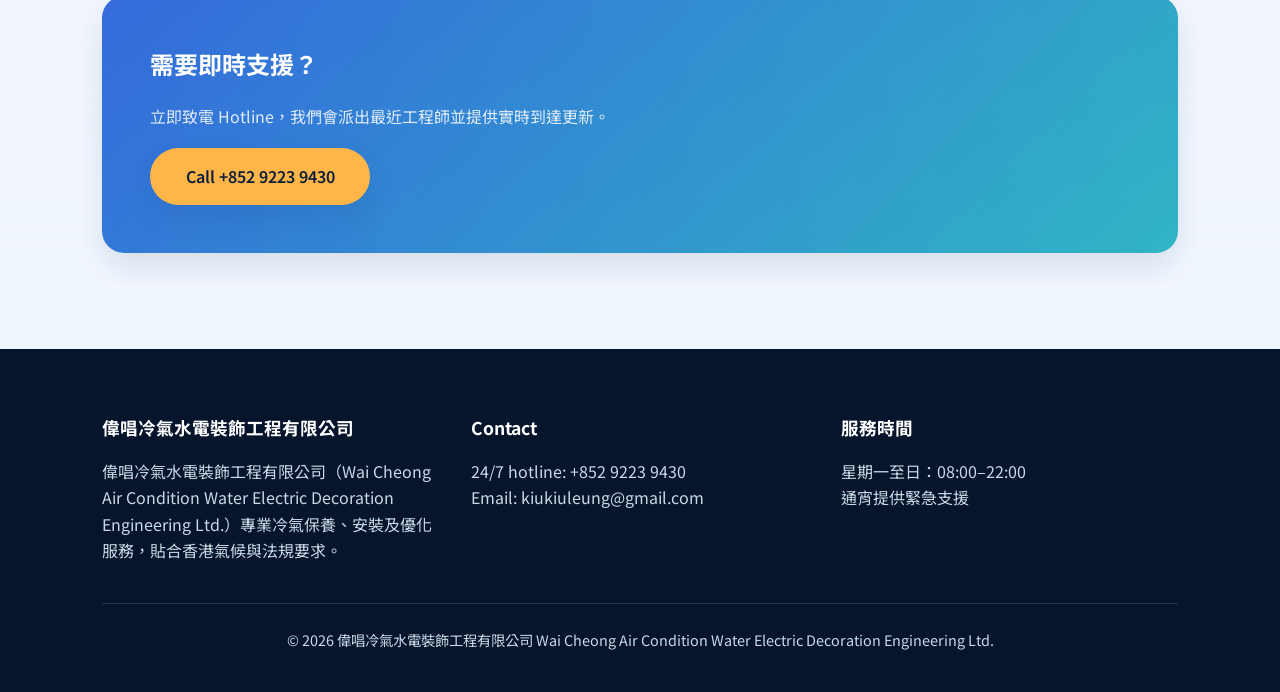
<file: contact.html>
<!DOCTYPE html>
<html lang="zh-Hant">
  <head>
    <meta charset="UTF-8" />
    <meta name="viewport" content="width=device-width, initial-scale=1.0" />
    <title>Contact • 偉唱冷氣水電裝飾工程有限公司 Wai Cheong Air Condition Water Electric Decoration Engineering Ltd.</title>
    <link rel="stylesheet" href="assets/css/style.css" />
    <link rel="preconnect" href="https://fonts.googleapis.com" />
    <link rel="preconnect" href="https://fonts.gstatic.com" crossorigin />
    <link
      href="https://fonts.googleapis.com/css2?family=Noto+Sans+TC:wght@300;400;500;700&family=Roboto:wght@300;400;500;700&display=swap"
      rel="stylesheet"
    />
  </head>
  <body>
    <header class="page-header">
      <div class="top-bar">
        <div class="logo">偉唱冷氣水電裝飾工程有限公司</div>
        <nav aria-label="主選單">
          <ul>
            <li><a href="index.html">主頁</a></li>
            <li><a href="services.html">服務與收費</a></li>
            <li><a href="cases.html">歷史案例</a></li>
            <li><a href="vendors.html">合作供應商</a></li>
            <li><a href="contact.html" aria-current="page">Contact</a></li>
            <li class="nav-cta"><a class="btn-secondary" href="contact.html">預約檢查</a></li>
          </ul>
        </nav>
      </div>
      <div class="breadcrumb" aria-label="麵包屑導覽">
        <a href="index.html">主頁</a> / Contact
      </div>
      <h1>隨時支援你的下一個項目</h1>
      <p>無論緊急出勤、服務報價或合作查詢，歡迎隨時聯絡我們的客服團隊。</p>
    </header>

    <main class="page-content">
      <section>
        <div class="section-header">
          <h2>留下聯絡方式</h2>
          <p>提交需求後，我們會於兩個工作小時內回覆。</p>
        </div>
        <div class="contact-card">
          <form>
            <div>
              <label for="name">姓名</label>
              <input id="name" name="name" type="text" placeholder="請輸入全名" required />
            </div>
            <div>
              <label for="company">公司 / 樓宇</label>
              <input id="company" name="company" type="text" placeholder="公司或屋苑名稱" />
            </div>
            <div>
              <label for="email">Email</label>
              <input id="email" name="email" type="email" placeholder="name@company.com" required />
            </div>
            <div>
              <label for="phone">Phone / WhatsApp</label>
              <input id="phone" name="phone" type="tel" placeholder="聯絡電話" />
            </div>
            <div>
              <label for="message">需求描述</label>
              <textarea id="message" name="message" placeholder="請簡述系統、問題或項目時間表"></textarea>
            </div>
            <button class="btn-primary" type="submit">送出查詢</button>
          </form>
          <div class="contact-info">
            <div>
              <h3>Hotline</h3>
              <p><a href="tel:+85292239430">+852 9223 9430</a> (24/7 emergency support)</p>
            </div>
            <div>
              <h3>Email</h3>
              <p><a href="mailto:kiukiuleung@gmail.com">kiukiuleung@gmail.com</a></p>
            </div>
            <div>
              <h3>辦公室</h3>
              <p>香港九龍灣商貿中心 803 室</p>
            </div>
            <div>
              <h3>服務時間</h3>
              <p>預約保養：星期一至日 08:00–22:00</p>
              <p>緊急出勤：通宵及公眾假期照常</p>
            </div>
          </div>
        </div>
      </section>

      <section class="cta-banner">
        <h2>需要即時支援？</h2>
        <p>立即致電 Hotline，我們會派出最近工程師並提供實時到達更新。</p>
        <a class="btn-primary" href="tel:+85292239430">Call +852 9223 9430</a>
      </section>
    </main>

    <footer>
      <div class="footer-grid">
        <div>
          <h4>偉唱冷氣水電裝飾工程有限公司</h4>
          <p>
            偉唱冷氣水電裝飾工程有限公司（Wai Cheong Air Condition Water Electric Decoration Engineering Ltd.）專業冷氣保養、安裝及優化服務，貼合香港氣候與法規要求。
          </p>
        </div>
        <div>
          <h4>Contact</h4>
          <p>24/7 hotline: <a href="tel:+85292239430">+852 9223 9430</a></p>
          <p>Email: <a href="mailto:kiukiuleung@gmail.com">kiukiuleung@gmail.com</a></p>
        </div>
        <div>
          <h4>服務時間</h4>
          <p>星期一至日：08:00–22:00</p>
          <p>通宵提供緊急支援</p>
        </div>
      </div>
      <div class="footer-bottom">
        &copy; <span id="year"></span> 偉唱冷氣水電裝飾工程有限公司 Wai Cheong Air Condition Water Electric Decoration Engineering Ltd.
      </div>
    </footer>

    <script>
      document.getElementById('year').textContent = new Date().getFullYear();
    </script>
  </body>
</html>
</file>
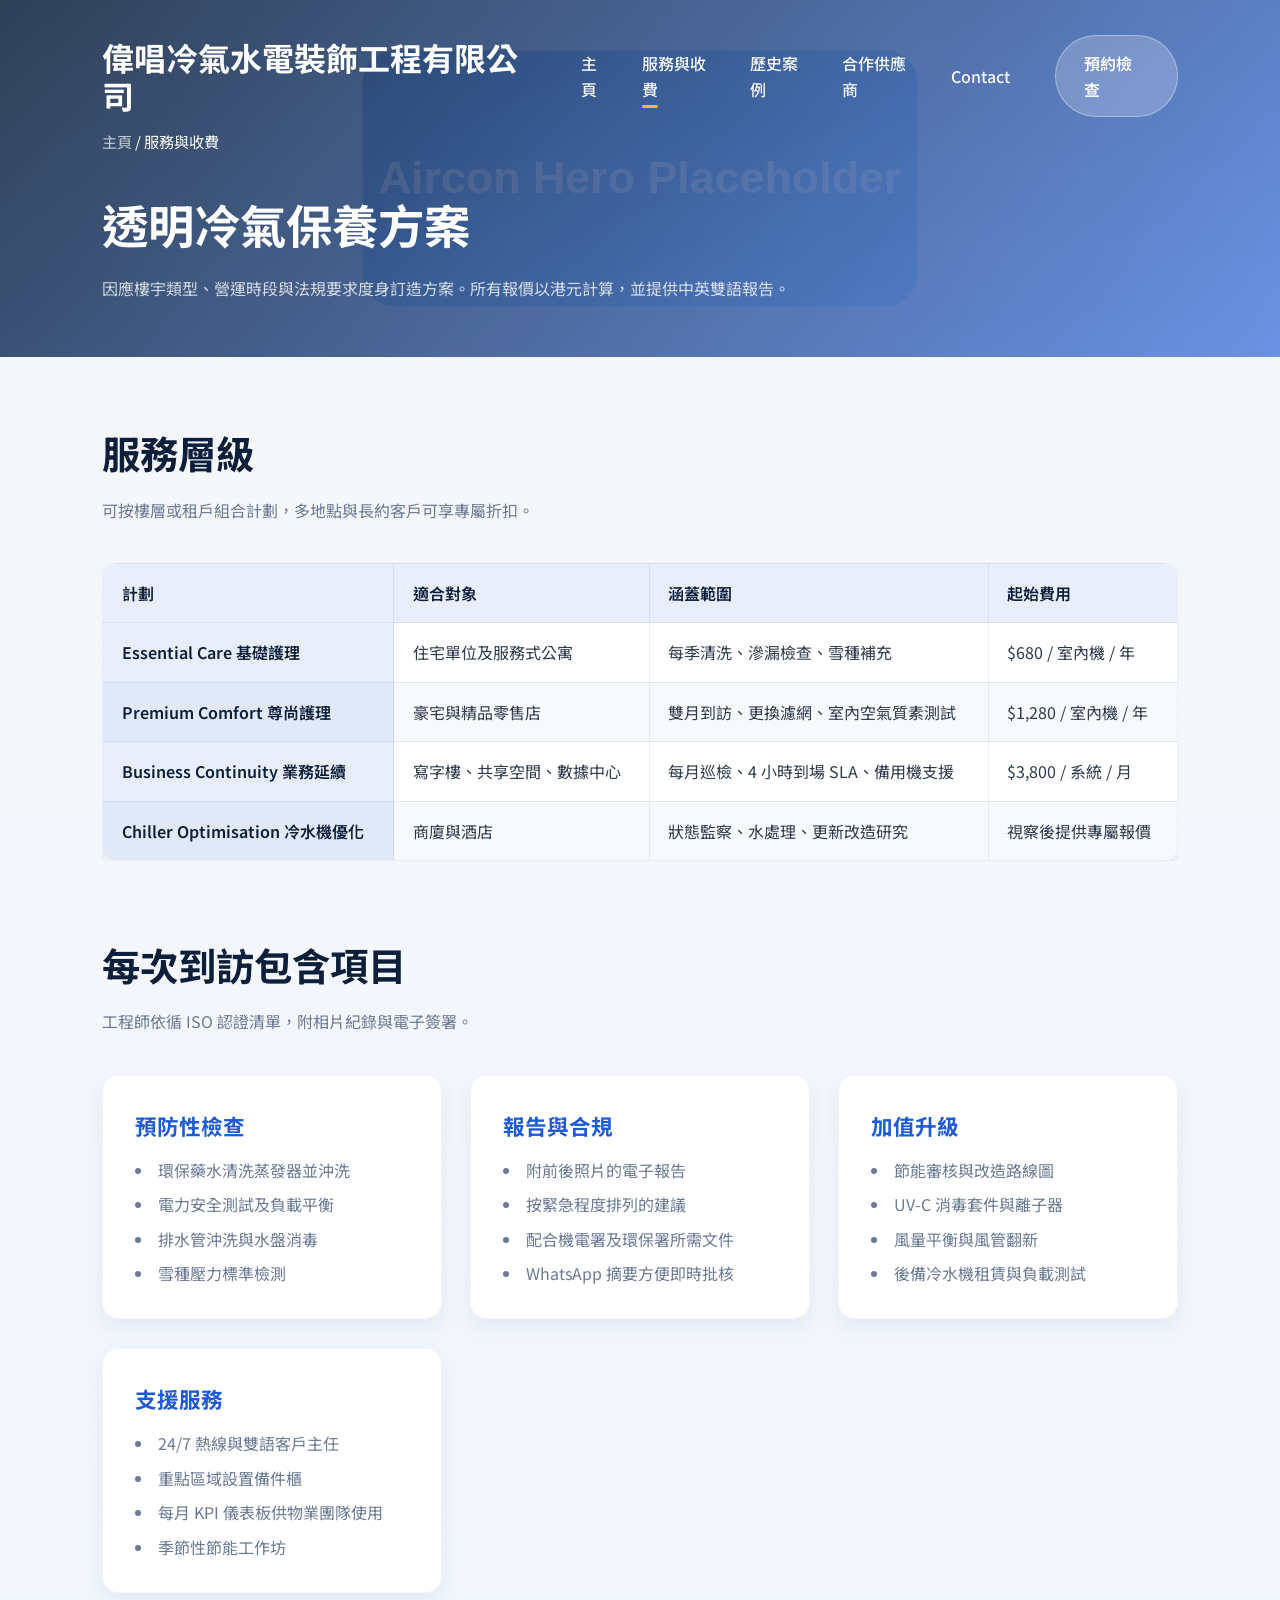
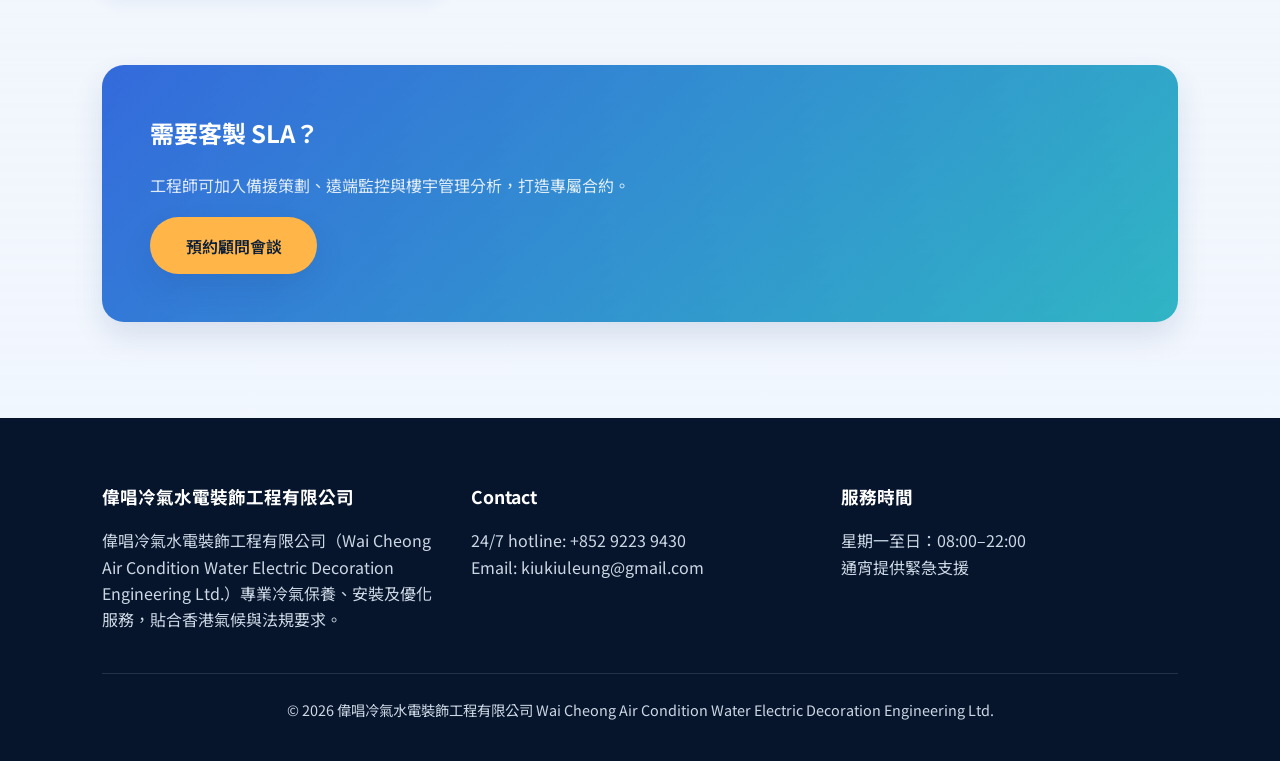
<file: services.html>
<!DOCTYPE html>
<html lang="zh-Hant">
  <head>
    <meta charset="UTF-8" />
    <meta name="viewport" content="width=device-width, initial-scale=1.0" />
    <title>服務與收費 • 偉唱冷氣水電裝飾工程有限公司 Wai Cheong Air Condition Water Electric Decoration Engineering Ltd.</title>
    <link rel="stylesheet" href="assets/css/style.css" />
    <link rel="preconnect" href="https://fonts.googleapis.com" />
    <link rel="preconnect" href="https://fonts.gstatic.com" crossorigin />
    <link
      href="https://fonts.googleapis.com/css2?family=Noto+Sans+TC:wght@300;400;500;700&family=Roboto:wght@300;400;500;700&display=swap"
      rel="stylesheet"
    />
  </head>
  <body>
    <header class="page-header">
      <div class="top-bar">
        <div class="logo">偉唱冷氣水電裝飾工程有限公司</div>
        <nav aria-label="主選單">
          <ul>
            <li><a href="index.html">主頁</a></li>
            <li><a href="services.html" aria-current="page">服務與收費</a></li>
            <li><a href="cases.html">歷史案例</a></li>
            <li><a href="vendors.html">合作供應商</a></li>
            <li><a href="contact.html">Contact</a></li>
            <li class="nav-cta"><a class="btn-secondary" href="contact.html">預約檢查</a></li>
          </ul>
        </nav>
      </div>
      <div class="breadcrumb" aria-label="麵包屑導覽">
        <a href="index.html">主頁</a> / 服務與收費
      </div>
      <h1>透明冷氣保養方案</h1>
      <p>
        因應樓宇類型、營運時段與法規要求度身訂造方案。所有報價以港元計算，並提供中英雙語報告。
      </p>
    </header>

    <main class="page-content">
      <section>
        <div class="section-header">
          <h2>服務層級</h2>
          <p>可按樓層或租戶組合計劃，多地點與長約客戶可享專屬折扣。</p>
        </div>
        <div class="table-responsive">
          <table>
            <thead>
              <tr>
                <th scope="col">計劃</th>
                <th scope="col">適合對象</th>
                <th scope="col">涵蓋範圍</th>
                <th scope="col">起始費用</th>
              </tr>
            </thead>
            <tbody>
              <tr>
                <th scope="row">Essential Care 基礎護理</th>
                <td>住宅單位及服務式公寓</td>
                <td>每季清洗、滲漏檢查、雪種補充</td>
                <td>$680 / 室內機 / 年</td>
              </tr>
              <tr>
                <th scope="row">Premium Comfort 尊尚護理</th>
                <td>豪宅與精品零售店</td>
                <td>雙月到訪、更換濾網、室內空氣質素測試</td>
                <td>$1,280 / 室內機 / 年</td>
              </tr>
              <tr>
                <th scope="row">Business Continuity 業務延續</th>
                <td>寫字樓、共享空間、數據中心</td>
                <td>每月巡檢、4 小時到場 SLA、備用機支援</td>
                <td>$3,800 / 系統 / 月</td>
              </tr>
              <tr>
                <th scope="row">Chiller Optimisation 冷水機優化</th>
                <td>商廈與酒店</td>
                <td>狀態監察、水處理、更新改造研究</td>
                <td>視察後提供專屬報價</td>
              </tr>
            </tbody>
          </table>
        </div>
      </section>

      <section>
        <div class="section-header">
          <h2>每次到訪包含項目</h2>
          <p>工程師依循 ISO 認證清單，附相片紀錄與電子簽署。</p>
        </div>
        <div class="grid two-col">
          <div class="card">
            <h3>預防性檢查</h3>
            <ul>
              <li>環保藥水清洗蒸發器並沖洗</li>
              <li>電力安全測試及負載平衡</li>
              <li>排水管沖洗與水盤消毒</li>
              <li>雪種壓力標準檢測</li>
            </ul>
          </div>
          <div class="card">
            <h3>報告與合規</h3>
            <ul>
              <li>附前後照片的電子報告</li>
              <li>按緊急程度排列的建議</li>
              <li>配合機電署及環保署所需文件</li>
              <li>WhatsApp 摘要方便即時批核</li>
            </ul>
          </div>
          <div class="card">
            <h3>加值升級</h3>
            <ul>
              <li>節能審核與改造路線圖</li>
              <li>UV-C 消毒套件與離子器</li>
              <li>風量平衡與風管翻新</li>
              <li>後備冷水機租賃與負載測試</li>
            </ul>
          </div>
          <div class="card">
            <h3>支援服務</h3>
            <ul>
              <li>24/7 熱線與雙語客戶主任</li>
              <li>重點區域設置備件櫃</li>
              <li>每月 KPI 儀表板供物業團隊使用</li>
              <li>季節性節能工作坊</li>
            </ul>
          </div>
        </div>
      </section>

      <section class="cta-banner">
        <h2>需要客製 SLA？</h2>
        <p>
          工程師可加入備援策劃、遠端監控與樓宇管理分析，打造專屬合約。
        </p>
        <a class="btn-primary" href="contact.html">預約顧問會談</a>
      </section>
    </main>

    <footer>
      <div class="footer-grid">
        <div>
          <h4>偉唱冷氣水電裝飾工程有限公司</h4>
          <p>
            偉唱冷氣水電裝飾工程有限公司（Wai Cheong Air Condition Water Electric Decoration Engineering Ltd.）專業冷氣保養、安裝及優化服務，貼合香港氣候與法規要求。
          </p>
        </div>
        <div>
          <h4>Contact</h4>
          <p>24/7 hotline: <a href="tel:+85292239430">+852 9223 9430</a></p>
          <p>Email: <a href="mailto:kiukiuleung@gmail.com">kiukiuleung@gmail.com</a></p>
        </div>
        <div>
          <h4>服務時間</h4>
          <p>星期一至日：08:00–22:00</p>
          <p>通宵提供緊急支援</p>
        </div>
      </div>
      <div class="footer-bottom">
        &copy; <span id="year"></span> 偉唱冷氣水電裝飾工程有限公司 Wai Cheong Air Condition Water Electric Decoration Engineering Ltd.
      </div>
    </footer>

    <script>
      document.getElementById('year').textContent = new Date().getFullYear();
    </script>
  </body>
</html>
</file>
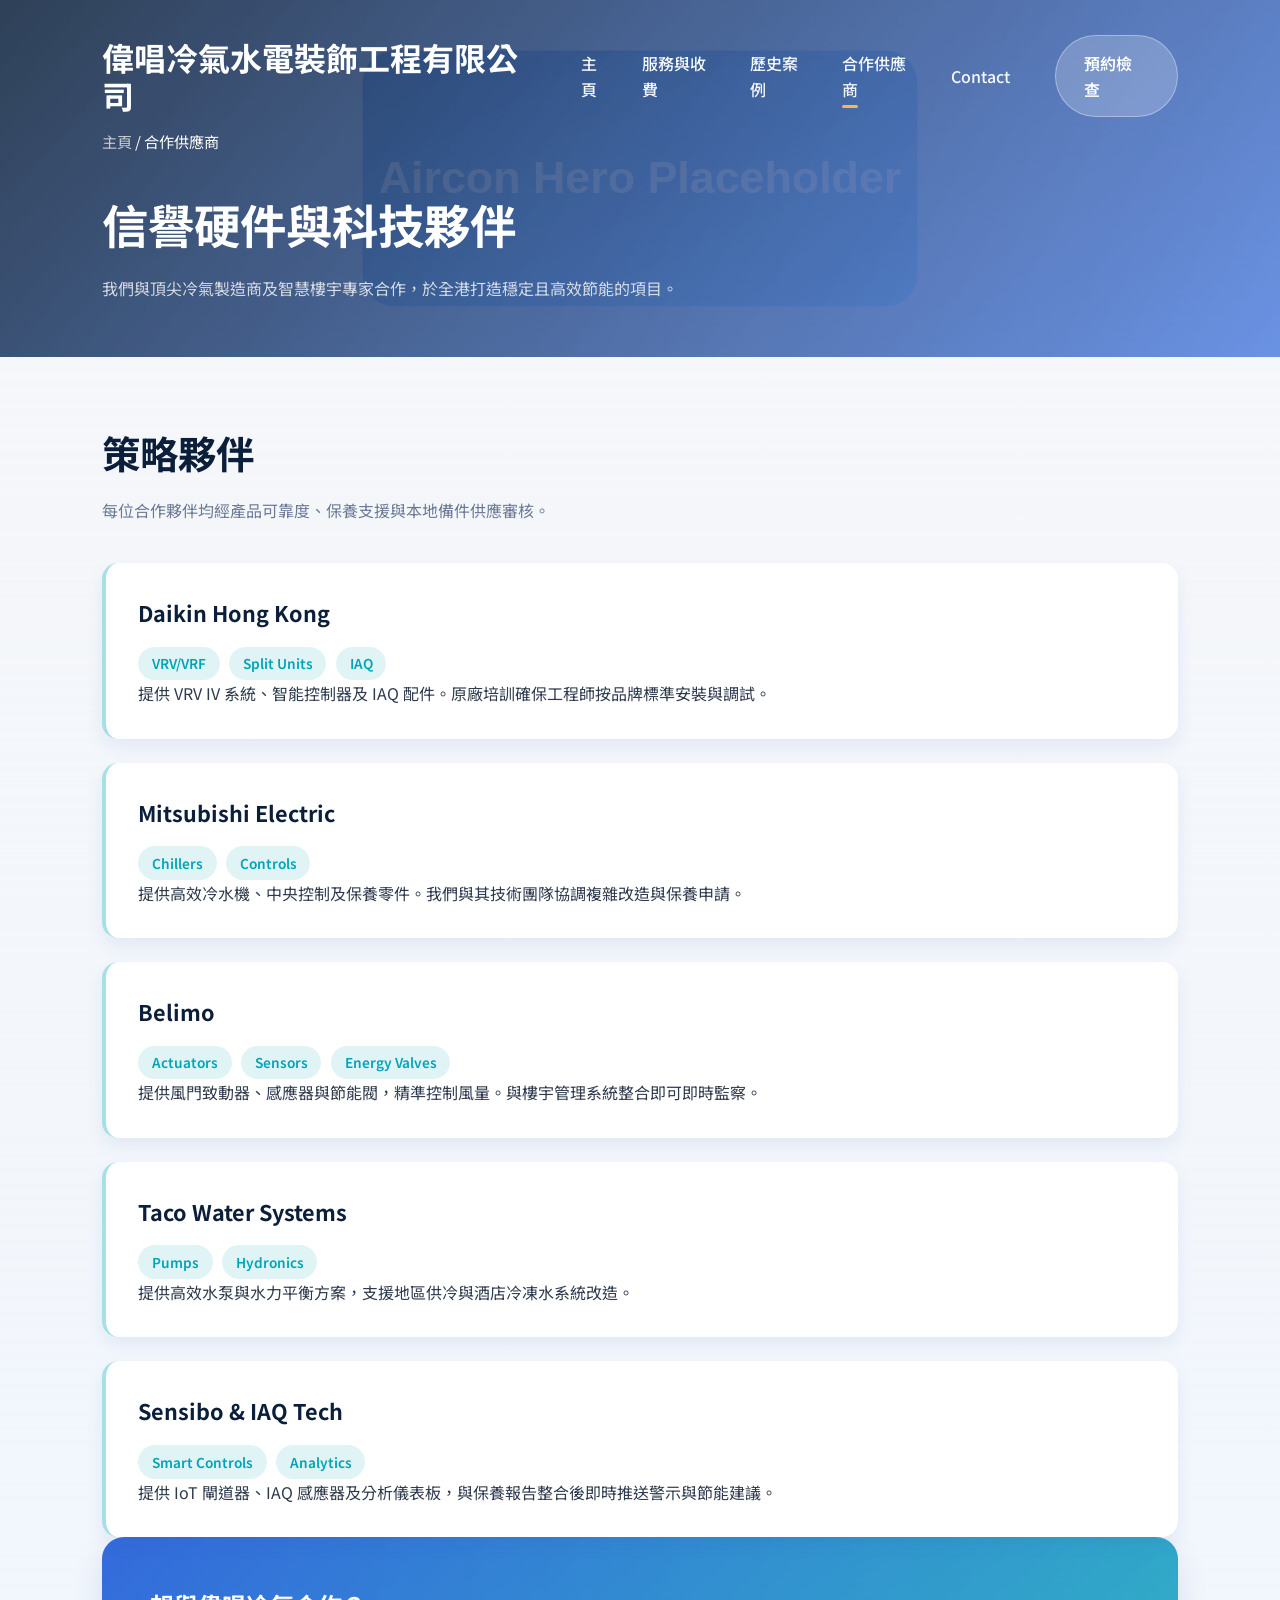
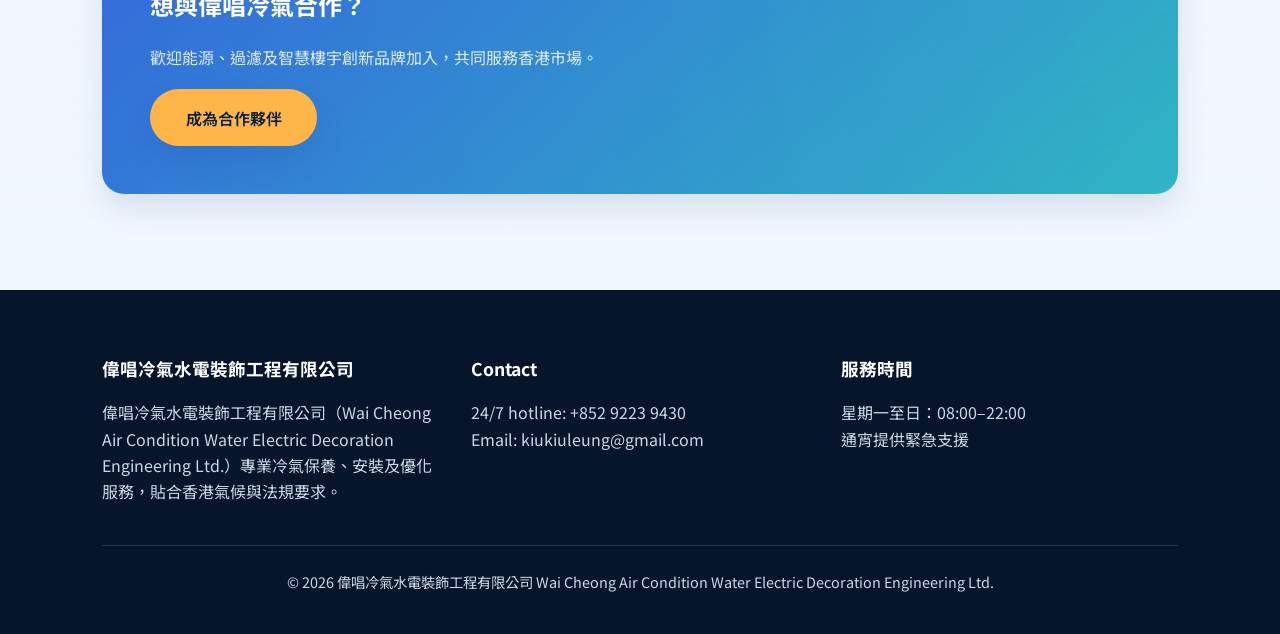
<file: vendors.html>
<!DOCTYPE html>
<html lang="zh-Hant">
  <head>
    <meta charset="UTF-8" />
    <meta name="viewport" content="width=device-width, initial-scale=1.0" />
    <title>合作供應商 • 偉唱冷氣水電裝飾工程有限公司 Wai Cheong Air Condition Water Electric Decoration Engineering Ltd.</title>
    <link rel="stylesheet" href="assets/css/style.css" />
    <link rel="preconnect" href="https://fonts.googleapis.com" />
    <link rel="preconnect" href="https://fonts.gstatic.com" crossorigin />
    <link
      href="https://fonts.googleapis.com/css2?family=Noto+Sans+TC:wght@300;400;500;700&family=Roboto:wght@300;400;500;700&display=swap"
      rel="stylesheet"
    />
  </head>
  <body>
    <header class="page-header">
      <div class="top-bar">
        <div class="logo">偉唱冷氣水電裝飾工程有限公司</div>
        <nav aria-label="主選單">
          <ul>
            <li><a href="index.html">主頁</a></li>
            <li><a href="services.html">服務與收費</a></li>
            <li><a href="cases.html">歷史案例</a></li>
            <li><a href="vendors.html" aria-current="page">合作供應商</a></li>
            <li><a href="contact.html">Contact</a></li>
            <li class="nav-cta"><a class="btn-secondary" href="contact.html">預約檢查</a></li>
          </ul>
        </nav>
      </div>
      <div class="breadcrumb" aria-label="麵包屑導覽">
        <a href="index.html">主頁</a> / 合作供應商
      </div>
      <h1>信譽硬件與科技夥伴</h1>
      <p>
        我們與頂尖冷氣製造商及智慧樓宇專家合作，於全港打造穩定且高效節能的項目。
      </p>
    </header>

    <main class="page-content">
      <section class="section-header">
        <h2>策略夥伴</h2>
        <p>每位合作夥伴均經產品可靠度、保養支援與本地備件供應審核。</p>
      </section>
      <div class="vendor-list">
        <article class="vendor-card">
          <header>
            <h3>Daikin Hong Kong</h3>
            <div class="tags">
              <span class="tag">VRV/VRF</span>
              <span class="tag">Split Units</span>
              <span class="tag">IAQ</span>
            </div>
          </header>
          <p>
            提供 VRV IV 系統、智能控制器及 IAQ 配件。原廠培訓確保工程師按品牌標準安裝與調試。
          </p>
        </article>
        <article class="vendor-card">
          <header>
            <h3>Mitsubishi Electric</h3>
            <div class="tags">
              <span class="tag">Chillers</span>
              <span class="tag">Controls</span>
            </div>
          </header>
          <p>
            提供高效冷水機、中央控制及保養零件。我們與其技術團隊協調複雜改造與保養申請。
          </p>
        </article>
        <article class="vendor-card">
          <header>
            <h3>Belimo</h3>
            <div class="tags">
              <span class="tag">Actuators</span>
              <span class="tag">Sensors</span>
              <span class="tag">Energy Valves</span>
            </div>
          </header>
          <p>
            提供風門致動器、感應器與節能閥，精準控制風量。與樓宇管理系統整合即可即時監察。
          </p>
        </article>
        <article class="vendor-card">
          <header>
            <h3>Taco Water Systems</h3>
            <div class="tags">
              <span class="tag">Pumps</span>
              <span class="tag">Hydronics</span>
            </div>
          </header>
          <p>
            提供高效水泵與水力平衡方案，支援地區供冷與酒店冷凍水系統改造。
          </p>
        </article>
        <article class="vendor-card">
          <header>
            <h3>Sensibo & IAQ Tech</h3>
            <div class="tags">
              <span class="tag">Smart Controls</span>
              <span class="tag">Analytics</span>
            </div>
          </header>
          <p>
            提供 IoT 閘道器、IAQ 感應器及分析儀表板，與保養報告整合後即時推送警示與節能建議。
          </p>
        </article>
      </div>

      <section class="cta-banner">
        <h2>想與偉唱冷氣合作？</h2>
        <p>歡迎能源、過濾及智慧樓宇創新品牌加入，共同服務香港市場。</p>
        <a class="btn-primary" href="contact.html">成為合作夥伴</a>
      </section>
    </main>

    <footer>
      <div class="footer-grid">
        <div>
          <h4>偉唱冷氣水電裝飾工程有限公司</h4>
          <p>
            偉唱冷氣水電裝飾工程有限公司（Wai Cheong Air Condition Water Electric Decoration Engineering Ltd.）專業冷氣保養、安裝及優化服務，貼合香港氣候與法規要求。
          </p>
        </div>
        <div>
          <h4>Contact</h4>
          <p>24/7 hotline: <a href="tel:+85292239430">+852 9223 9430</a></p>
          <p>Email: <a href="mailto:kiukiuleung@gmail.com">kiukiuleung@gmail.com</a></p>
        </div>
        <div>
          <h4>服務時間</h4>
          <p>星期一至日：08:00–22:00</p>
          <p>通宵提供緊急支援</p>
        </div>
      </div>
      <div class="footer-bottom">
        &copy; <span id="year"></span> 偉唱冷氣水電裝飾工程有限公司 Wai Cheong Air Condition Water Electric Decoration Engineering Ltd.
      </div>
    </footer>

    <script>
      document.getElementById('year').textContent = new Date().getFullYear();
    </script>
  </body>
</html>
</file>
<file: assets/css/style.css>
:root {
  --navy: #0b1f3a;
  --indigo: #1f5bd8;
  --teal: #00a4b6;
  --sunrise: #ffb547;
  --sky: #e8f2ff;
  --slate: #2e3a4d;
  --muted: #6b7a95;
  --surface: #ffffff;
  --surface-alt: #f7f9fc;
  --radius-lg: 22px;
  --radius-md: 16px;
  --radius-sm: 10px;
  --shadow-lg: 0 30px 60px rgba(15, 45, 95, 0.18);
  --shadow-md: 0 14px 30px rgba(18, 52, 115, 0.12);
  --shadow-sm: 0 8px 18px rgba(20, 64, 150, 0.08);
  --font-sans: 'Noto Sans TC', 'Roboto', 'Helvetica Neue', Arial, sans-serif;
}

html {
  scroll-behavior: smooth;
}

* {
  box-sizing: border-box;
  margin: 0;
  padding: 0;
}

body {
  font-family: var(--font-sans);
  color: var(--slate);
  background: linear-gradient(180deg, rgba(13, 39, 83, 0.04) 0%, rgba(232, 242, 255, 0.65) 100%);
  line-height: 1.65;
  min-height: 100vh;
}

a {
  color: inherit;
}

a:focus {
  outline: 3px solid rgba(31, 91, 216, 0.35);
  outline-offset: 3px;
}

img {
  max-width: 100%;
  height: auto;
  display: block;
}

header {
  color: #fff;
}

.site-header {
  position: relative;
  background: linear-gradient(135deg, rgba(11, 31, 58, 0.88) 0%, rgba(0, 164, 182, 0.78) 60%, rgba(31, 91, 216, 0.85) 100%),
    url('../img/hero-placeholder.svg') center/cover no-repeat;
  min-height: 70vh;
  display: flex;
  flex-direction: column;
  justify-content: flex-start;
  overflow: hidden;
}

.site-header::after {
  content: '';
  position: absolute;
  inset: 0;
  background: linear-gradient(180deg, rgba(11, 31, 58, 0.15) 0%, rgba(11, 31, 58, 0.55) 100%);
}

.announcement {
  position: relative;
  z-index: 1;
  background: rgba(255, 181, 71, 0.16);
  backdrop-filter: blur(12px);
  color: #fff5e0;
  padding: 0.7rem 8vw;
  text-align: center;
  font-weight: 500;
  letter-spacing: 0.03em;
}

.top-bar {
  position: relative;
  z-index: 1;
  display: flex;
  align-items: center;
  justify-content: space-between;
  gap: 2rem;
  padding: 0 8vw 0.35rem;
}

.logo {
  font-size: clamp(1.3rem, 2.5vw, 2.1rem);
  font-weight: 700;
  letter-spacing: 0;
  text-transform: none;
  line-height: 1.2;
}

nav ul {
  list-style: none;
  display: flex;
  align-items: center;
  gap: 1.8rem;
}

nav a {
  color: #f5f8ff;
  font-weight: 500;
  text-decoration: none;
  position: relative;
  transition: opacity 0.3s ease, transform 0.3s ease;
}

nav a:hover,
nav a:focus {
  opacity: 0.78;
  transform: translateY(-1px);
}

nav a[aria-current='page']::after {
  content: '';
  position: absolute;
  left: 0;
  right: 0;
  bottom: -0.45rem;
  height: 3px;
  border-radius: 999px;
  background: var(--sunrise);
}

.nav-cta {
  margin-left: 1rem;
}

.btn,
.btn-primary,
.btn-secondary {
  display: inline-flex;
  align-items: center;
  justify-content: center;
  gap: 0.5rem;
  border-radius: 999px;
  font-weight: 600;
  border: none;
  text-decoration: none;
  cursor: pointer;
  transition: transform 0.3s ease, box-shadow 0.3s ease, background 0.3s ease;
}

.btn-primary {
  padding: 0.95rem 2.2rem;
  background: var(--sunrise);
  color: var(--navy);
  box-shadow: var(--shadow-md);
}

.btn-primary:hover,
.btn-primary:focus {
  transform: translateY(-3px);
  box-shadow: var(--shadow-lg);
}

.btn-secondary {
  padding: 0.85rem 1.8rem;
  background: rgba(255, 255, 255, 0.2);
  color: #fff;
  border: 1px solid rgba(255, 255, 255, 0.35);
}

.btn-secondary:hover,
.btn-secondary:focus {
  background: rgba(255, 255, 255, 0.32);
  transform: translateY(-2px);
}

.hero {
  position: relative;
  z-index: 1;
  padding: 3rem 8vw 4rem;
  display: grid;
  gap: 3rem;
  grid-template-columns: repeat(auto-fit, minmax(320px, 1fr));
  align-items: end;
}

.hero-content h1 {
  font-size: clamp(2.6rem, 5vw, 3.9rem);
  line-height: 1.15;
  letter-spacing: 0.01em;
  margin-bottom: 1.2rem;
}

.hero-content p {
  font-size: 1.12rem;
  color: rgba(255, 255, 255, 0.88);
  margin-bottom: 2.2rem;
  max-width: 560px;
}

.hero-actions {
  display: flex;
  flex-wrap: wrap;
  gap: 1rem;
}

.hero-highlights {
  background: rgba(255, 255, 255, 0.12);
  backdrop-filter: blur(18px);
  border-radius: var(--radius-lg);
  padding: 2rem;
  box-shadow: inset 0 0 0 1px rgba(255, 255, 255, 0.18);
  display: grid;
  gap: 1.3rem;
}

.hero-highlights h2 {
  font-size: 1.25rem;
  text-transform: uppercase;
  letter-spacing: 0.16em;
  color: #f0f4ff;
}

.hero-highlights ul {
  list-style: none;
  display: grid;
  gap: 0.9rem;
}

.hero-highlights li {
  display: flex;
  gap: 0.75rem;
  align-items: center;
  font-weight: 500;
  color: rgba(255, 255, 255, 0.85);
}

.hero-highlights li::before {
  content: '';
  width: 12px;
  height: 12px;
  border-radius: 50%;
  background: linear-gradient(135deg, var(--sunrise), #ffe49c);
  box-shadow: 0 0 0 4px rgba(255, 181, 71, 0.25);
}

main {
  padding: 0 8vw 6rem;
}

section + section {
  margin-top: 4.5rem;
}

section[id] {
  scroll-margin-top: 0;
}

.section-title {
  font-size: clamp(2rem, 4vw, 2.6rem);
  color: var(--navy);
  margin-bottom: 2rem;
}

.section-lead {
  max-width: 640px;
  font-size: 1.05rem;
  color: var(--muted);
  margin-bottom: 2.5rem;
}

.grid {
  display: grid;
  gap: 1.8rem;
}

.grid.two-col {
  grid-template-columns: repeat(auto-fit, minmax(280px, 1fr));
}

.case-list {
  display: grid;
  gap: 2.5rem;
}

.card {
  background: var(--surface);
  border-radius: var(--radius-md);
  padding: 2rem;
  box-shadow: var(--shadow-sm);
  border: 1px solid rgba(18, 52, 115, 0.05);
}

.card h3 {
  color: var(--indigo);
  margin-bottom: 0.85rem;
  font-size: 1.35rem;
}

.card p {
  color: var(--muted);
}

.card ul {
  list-style: disc inside;
  color: var(--muted);
  display: grid;
  gap: 0.5rem;
}

.values {
  display: flex;
  flex-wrap: wrap;
  gap: 0.75rem;
  margin-top: 2.5rem;
}

.value-tag {
  background: rgba(31, 91, 216, 0.12);
  color: var(--indigo);
  font-weight: 600;
  padding: 0.6rem 1.1rem;
  border-radius: 999px;
}

.metrics-grid {
  display: grid;
  grid-template-columns: repeat(auto-fit, minmax(180px, 1fr));
  gap: 1.5rem;
}

.metric {
  background: var(--surface);
  border-radius: var(--radius-md);
  padding: 2rem 1.5rem;
  box-shadow: var(--shadow-sm);
  text-align: center;
}

.metric strong {
  display: block;
  font-size: 2rem;
  color: var(--indigo);
  margin-bottom: 0.4rem;
}

.metric span {
  color: var(--muted);
  font-weight: 500;
}

.split {
  background: var(--surface);
  border-radius: var(--radius-lg);
  box-shadow: var(--shadow-md);
  display: grid;
  grid-template-columns: repeat(auto-fit, minmax(280px, 1fr));
  overflow: hidden;
}

.split-content {
  padding: 3rem;
}

.split-content h3 {
  font-size: 1.5rem;
  color: var(--navy);
  margin-bottom: 1rem;
}

.split-content p {
  color: var(--muted);
}

.split-visual {
  background: linear-gradient(135deg, rgba(31, 91, 216, 0.1), rgba(0, 164, 182, 0.25));
  padding: 3rem;
  display: grid;
  place-items: center;
}

.split-visual ul {
  list-style: none;
  display: grid;
  gap: 1.2rem;
}

.split-visual li {
  background: rgba(255, 255, 255, 0.85);
  border-radius: var(--radius-md);
  padding: 1rem 1.2rem;
  box-shadow: var(--shadow-sm);
  font-weight: 500;
  color: var(--slate);
}

.process-steps {
  display: grid;
  gap: 1.5rem;
  grid-template-columns: repeat(auto-fit, minmax(220px, 1fr));
}

.process-step {
  background: var(--surface);
  border-radius: var(--radius-md);
  padding: 1.8rem;
  box-shadow: var(--shadow-sm);
  border-top: 4px solid rgba(0, 164, 182, 0.35);
}

.process-step span {
  display: inline-flex;
  align-items: center;
  justify-content: center;
  width: 36px;
  height: 36px;
  border-radius: 50%;
  background: rgba(31, 91, 216, 0.12);
  color: var(--indigo);
  font-weight: 700;
  margin-bottom: 1rem;
}

.process-step h4 {
  font-size: 1.2rem;
  margin-bottom: 0.75rem;
  color: var(--navy);
}

.testimonials {
  background: var(--surface);
  border-radius: var(--radius-lg);
  padding: 3rem;
  box-shadow: var(--shadow-md);
}

.testimonial-list {
  display: grid;
  gap: 1.5rem;
}

.testimonial {
  background: var(--surface-alt);
  border-radius: var(--radius-md);
  padding: 1.8rem;
  border-left: 4px solid rgba(255, 181, 71, 0.65);
}

.testimonial cite {
  display: block;
  margin-top: 1rem;
  font-weight: 600;
  color: var(--navy);
}

.cta-banner {
  background: linear-gradient(135deg, rgba(31, 91, 216, 0.9), rgba(0, 164, 182, 0.8));
  color: #fff;
  border-radius: var(--radius-lg);
  padding: 3rem;
  display: grid;
  gap: 1.2rem;
  align-items: center;
  justify-items: start;
  box-shadow: var(--shadow-md);
}

.cta-banner p {
  max-width: 520px;
  color: rgba(255, 255, 255, 0.85);
}

footer {
  background: #06152c;
  color: rgba(232, 242, 255, 0.88);
  padding: 4rem 8vw 2.5rem;
}

footer .footer-grid {
  display: grid;
  grid-template-columns: repeat(auto-fit, minmax(220px, 1fr));
  gap: 2rem;
}

footer h4 {
  font-size: 1.1rem;
  margin-bottom: 1rem;
  color: #fff;
}

footer a {
  color: rgba(232, 242, 255, 0.88);
  text-decoration: none;
}

footer a:hover,
footer a:focus {
  text-decoration: underline;
}

.footer-bottom {
  margin-top: 2.5rem;
  border-top: 1px solid rgba(255, 255, 255, 0.12);
  padding-top: 1.5rem;
  font-size: 0.9rem;
  text-align: center;
}

.page-header {
  position: relative;
  background: linear-gradient(135deg, rgba(11, 31, 58, 0.95), rgba(31, 91, 216, 0.72));
  padding: 2.2rem 8vw 3.5rem;
  overflow: hidden;
}

.page-header::after {
  content: '';
  position: absolute;
  inset: 0;
  background: url('../img/hero-placeholder.svg') center/cover no-repeat;
  opacity: 0.12;
  mix-blend-mode: screen;
}

.page-header .top-bar {
  padding: 0;
}

.page-header .top-bar,
.page-header .breadcrumb,
.page-header h1,
.page-header p {
  position: relative;
  z-index: 1;
}

.page-header h1 {
  font-size: clamp(2.1rem, 4vw, 2.9rem);
  margin-top: 2rem;
  margin-bottom: 0.75rem;
}

.page-header p {
  color: rgba(255, 255, 255, 0.78);
}

.breadcrumb {
  margin-top: 0.75rem;
  font-size: 0.95rem;
}

.breadcrumb a {
  color: rgba(255, 255, 255, 0.72);
  text-decoration: none;
}

.breadcrumb a:hover,
.breadcrumb a:focus {
  text-decoration: underline;
}

.page-content {
  padding: 4rem 8vw 6rem;
}

.section-header {
  margin-bottom: 2.5rem;
}

.section-header h2 {
  font-size: clamp(1.8rem, 3.5vw, 2.4rem);
  color: var(--navy);
  margin-bottom: 0.75rem;
}

.section-header p {
  color: var(--muted);
  max-width: 640px;
}

.table-responsive {
  overflow-x: auto;
  margin-top: 1.5rem;
}

table {
  width: 100%;
  border-collapse: collapse;
  min-width: 520px;
  background: var(--surface);
  box-shadow: var(--shadow-sm);
  border-radius: var(--radius-md);
  overflow: hidden;
}

th,
td {
  border: 1px solid rgba(18, 52, 115, 0.08);
  padding: 1rem 1.15rem;
  text-align: left;
}

th {
  background: rgba(31, 91, 216, 0.1);
  color: var(--navy);
  font-weight: 600;
}

tbody tr:nth-child(even) {
  background: var(--surface-alt);
}

.case-study {
  display: grid;
  gap: 1.5rem;
  background: var(--surface);
  padding: 2.4rem;
  border-radius: var(--radius-lg);
  box-shadow: var(--shadow-md);
}

.case-meta {
  display: flex;
  flex-wrap: wrap;
  gap: 1.25rem;
  color: var(--muted);
}

.timeline {
  position: relative;
  padding-left: 1.5rem;
  margin-top: 1.5rem;
}

.timeline::before {
  content: '';
  position: absolute;
  left: 0.45rem;
  top: 0.5rem;
  bottom: 0.5rem;
  width: 2px;
  background: rgba(31, 91, 216, 0.3);
}

.timeline li {
  list-style: none;
  position: relative;
  padding-left: 1.4rem;
  margin-bottom: 1.1rem;
  color: var(--muted);
}

.timeline li::before {
  content: '';
  position: absolute;
  left: -0.1rem;
  top: 0.35rem;
  width: 12px;
  height: 12px;
  border-radius: 50%;
  background: var(--sunrise);
  box-shadow: 0 0 0 4px rgba(255, 181, 71, 0.2);
}

.contact-card {
  background: var(--surface);
  border-radius: var(--radius-lg);
  padding: 3rem;
  box-shadow: var(--shadow-md);
  display: grid;
  gap: 2rem;
  align-items: start;
}

.contact-card form {
  display: grid;
  gap: 1.2rem;
}

label {
  font-weight: 600;
  color: var(--slate);
}

input,
textarea {
  padding: 0.9rem 1rem;
  border-radius: var(--radius-sm);
  border: 1px solid rgba(31, 91, 216, 0.2);
  font: inherit;
  transition: border-color 0.3s ease, box-shadow 0.3s ease;
}

input:focus,
textarea:focus {
  border-color: var(--indigo);
  box-shadow: 0 0 0 4px rgba(31, 91, 216, 0.15);
  outline: none;
}

textarea {
  min-height: 150px;
  resize: vertical;
}

.contact-info {
  display: grid;
  gap: 1rem;
  color: var(--muted);
}

.contact-info a {
  color: var(--indigo);
  font-weight: 600;
  text-decoration: none;
}

.contact-info a:hover,
.contact-info a:focus {
  text-decoration: underline;
}

.vendor-list {
  display: grid;
  gap: 1.5rem;
}

.vendor-card {
  background: var(--surface);
  padding: 2rem;
  border-radius: var(--radius-md);
  box-shadow: var(--shadow-sm);
  border-left: 4px solid rgba(0, 164, 182, 0.35);
}

.vendor-card h3 {
  font-size: 1.35rem;
  color: var(--navy);
  margin-bottom: 0.5rem;
}

.vendor-card .tags {
  margin-top: 1rem;
  display: flex;
  flex-wrap: wrap;
  gap: 0.6rem;
}

.tag {
  background: rgba(0, 164, 182, 0.12);
  color: var(--teal);
  font-weight: 600;
  padding: 0.35rem 0.85rem;
  border-radius: 999px;
  font-size: 0.85rem;
}

.badge {
  display: inline-flex;
  align-items: center;
  gap: 0.45rem;
  background: rgba(31, 91, 216, 0.08);
  color: var(--indigo);
  padding: 0.4rem 0.85rem;
  border-radius: 999px;
  font-weight: 600;
  font-size: 0.85rem;
}

@media (max-width: 960px) {
  .top-bar {
    flex-direction: column;
    align-items: flex-start;
  }

  nav ul {
    flex-wrap: wrap;
    justify-content: flex-start;
  }

  .nav-cta {
    margin-left: 0;
  }

  .hero {
    padding-top: 2.5rem;
  }
}

@media (max-width: 720px) {
  body {
    background: #f4f7fb;
  }

  .announcement {
    padding-inline: 5vw;
  }

  .top-bar {
    padding-inline: 6vw;
  }

  nav ul {
    gap: 1rem;
  }

  .hero {
    padding-inline: 6vw;
  }

  main {
    padding: 4rem 6vw 5rem;
  }

  .split {
    grid-template-columns: 1fr;
  }

  .split-visual {
    padding: 2.2rem;
  }

  .cta-banner {
    text-align: center;
    justify-items: center;
  }

  footer {
    padding-inline: 6vw;
  }
}

@media (max-width: 540px) {
  .hero-actions {
    flex-direction: column;
    align-items: stretch;
  }

  .process-steps {
    grid-template-columns: 1fr;
  }

  .metrics-grid {
    grid-template-columns: repeat(auto-fit, minmax(160px, 1fr));
  }
}
</file>
